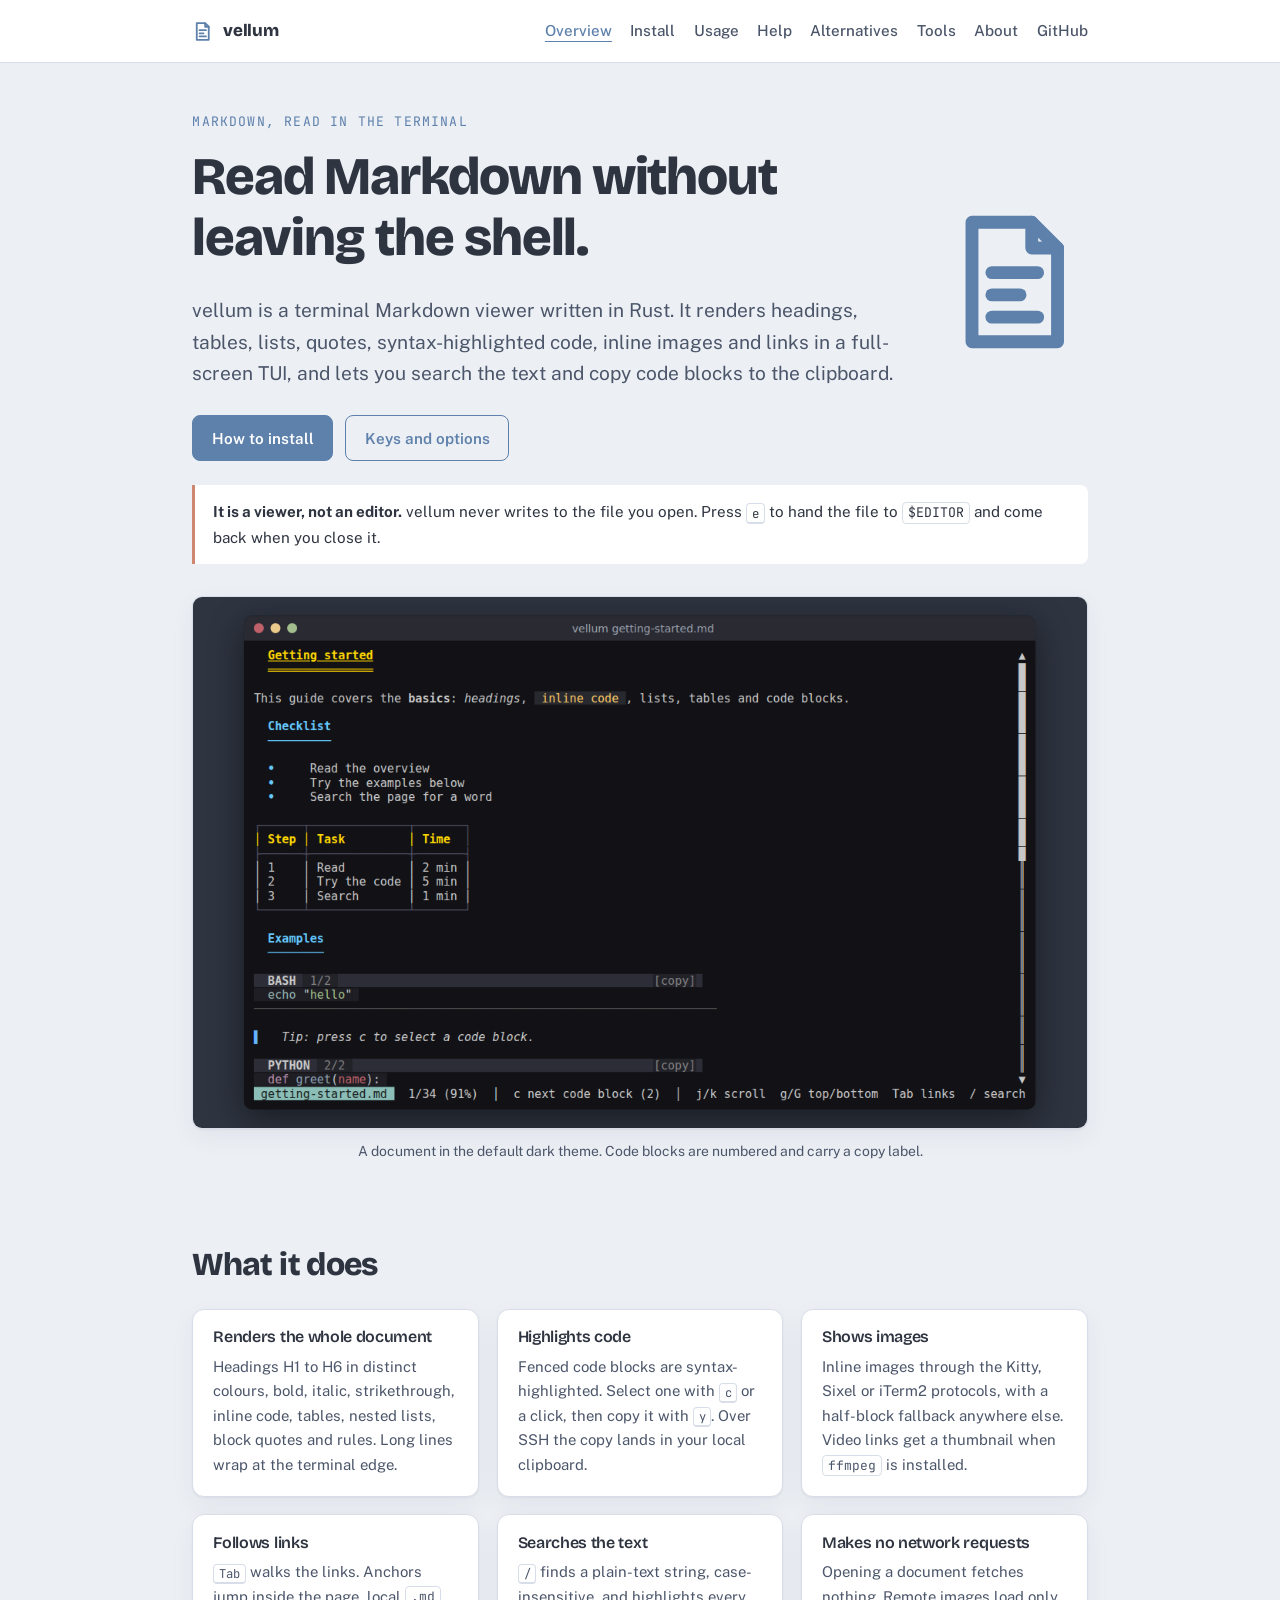
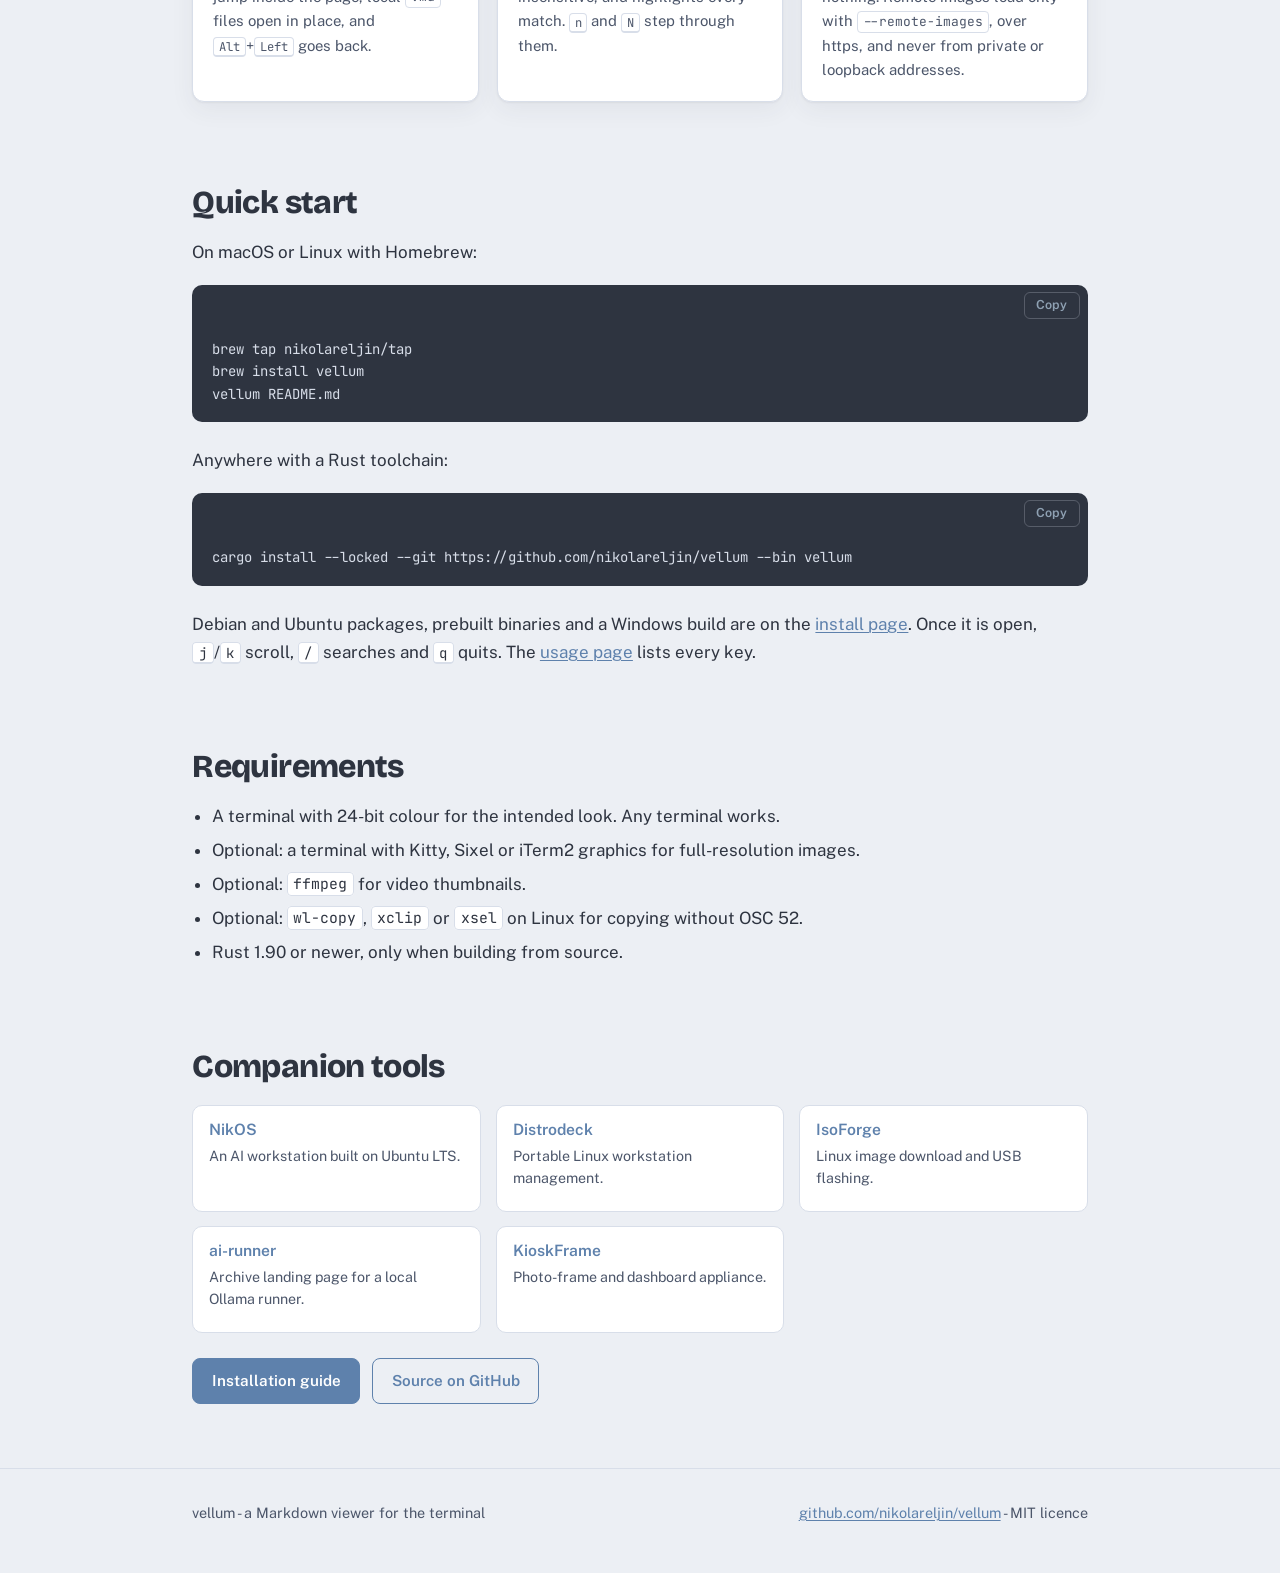
<file: site/index.html>
<!DOCTYPE html>
<html lang="en">
<head>
<meta charset="UTF-8">
<meta name="viewport" content="width=device-width, initial-scale=1.0">
<title>vellum - a Markdown viewer for the terminal</title>
<!-- seo -->
<meta name="description" content="vellum renders Markdown in the terminal: syntax-highlighted code you can copy, tables, inline images, links and search, in a full-screen TUI.">
<meta name="keywords" content="Markdown reader, terminal Markdown, README viewer, open source, vellum, Markdown viewer, terminal, TUI, Rust, CLI">
<meta name="author" content="Nik Reljin">
<link rel="canonical" href="https://nikolareljin.github.io/vellum/">
<meta property="og:site_name" content="vellum">
<meta property="og:type" content="website">
<meta property="og:title" content="vellum - a Markdown viewer for the terminal">
<meta property="og:description" content="vellum renders Markdown in the terminal: syntax-highlighted code you can copy, tables, inline images, links and search, in a full-screen TUI.">
<meta property="og:url" content="https://nikolareljin.github.io/vellum/">
<meta property="og:image" content="https://nikolareljin.github.io/vellum/assets/og-image.png">
<meta property="og:image:width" content="1200">
<meta property="og:image:height" content="630">
<meta property="og:image:alt" content="vellum in a terminal, showing a Markdown document with a selected code block">
<meta name="twitter:card" content="summary_large_image">
<meta name="twitter:title" content="vellum - a Markdown viewer for the terminal">
<meta name="twitter:description" content="vellum renders Markdown in the terminal: syntax-highlighted code you can copy, tables, inline images, links and search, in a full-screen TUI.">
<meta name="twitter:image" content="https://nikolareljin.github.io/vellum/assets/og-image.png">
<meta name="twitter:image:alt" content="vellum in a terminal, showing a Markdown document with a selected code block">
<script type="application/ld+json">{"@context":"https://schema.org","@type":"SoftwareApplication","name":"vellum","url":"https://nikolareljin.github.io/vellum/","applicationCategory":"DeveloperApplication","operatingSystem":"Linux, macOS","author":{"@type":"Person","name":"Nik Reljin"},"description":"vellum renders Markdown in the terminal: syntax-highlighted code you can copy, tables, inline images, links and search, in a full-screen TUI.","license":"https://opensource.org/licenses/MIT","downloadUrl":"https://github.com/nikolareljin/vellum/releases","codeRepository":"https://github.com/nikolareljin/vellum","image":"https://nikolareljin.github.io/vellum/assets/og-image.png","offers":{"@type":"Offer","price":"0","priceCurrency":"USD"},"keywords":"vellum, Markdown viewer, terminal, TUI, Rust, CLI, Markdown reader, terminal Markdown, README viewer, open source"}</script>
<!-- /seo -->
<link rel="icon" href="assets/menu-icon.svg">
<link rel="preconnect" href="https://fonts.googleapis.com">
<link rel="preconnect" href="https://fonts.gstatic.com" crossorigin>
<link href="https://fonts.googleapis.com/css2?family=Bricolage+Grotesque:opsz,wght@12..96,600;12..96,800&family=JetBrains+Mono:wght@400;700&family=Public+Sans:wght@400;500;600&display=swap" rel="stylesheet">
<link rel="stylesheet" href="style.css">
</head>
<body>
<a class="skip" href="#main">Skip to content</a>

<header class="site">
  <div class="wrap">
    <a class="brand" href="index.html"><img src="assets/menu-icon.svg" alt=""> vellum</a>
    <nav class="site">
      <a href="index.html" aria-current="page">Overview</a>
      <a href="install.html">Install</a>
      <a href="usage.html">Usage</a>
      <a href="help.html">Help</a>
      <a href="alternatives.html">Alternatives</a>
      <a href="about.html#tool-suite">Tools</a>
      <a href="about.html">About</a>
      <a href="https://github.com/nikolareljin/vellum">GitHub</a>
    </nav>
  </div>
</header>

<main id="main">
<div class="wrap">

  <div class="hero">
    <div class="hero-text">
      <p class="tagline">Markdown, read in the terminal</p>
      <h1>Read Markdown without leaving the shell.</h1>
      <p class="lede">vellum is a terminal Markdown viewer written in Rust. It renders headings, tables,
      lists, quotes, syntax-highlighted code, inline images and links in a full-screen TUI, and lets you
      search the text and copy code blocks to the clipboard.</p>
      <div class="actions">
        <a class="btn btn-primary" href="install.html">How to install</a>
        <a class="btn btn-ghost" href="usage.html">Keys and options</a>
      </div>
    </div>
    <div class="hero-mark"><img src="assets/menu-icon.svg" alt="vellum logo: a page with a folded corner"></div>
  </div>

  <div class="note">
    <strong>It is a viewer, not an editor.</strong> vellum never writes to the file you open.
    Press <kbd>e</kbd> to hand the file to <code>$EDITOR</code> and come back when you close it.
  </div>

  <figure>
    <img src="assets/screenshot-doc.png" width="1160" height="690" loading="lazy"
         alt="vellum showing a Markdown document in a terminal: coloured headings, a bulleted list, a table, a quote and code blocks with numbered headers and copy labels, and a status bar listing the keys.">
    <figcaption>A document in the default dark theme. Code blocks are numbered and carry a copy label.</figcaption>
  </figure>

  <h2>What it does</h2>

  <div class="cards">
    <div class="card">
      <h3>Renders the whole document</h3>
      <p>Headings H1 to H6 in distinct colours, bold, italic, strikethrough, inline code, tables,
      nested lists, block quotes and rules. Long lines wrap at the terminal edge.</p>
    </div>
    <div class="card">
      <h3>Highlights code</h3>
      <p>Fenced code blocks are syntax-highlighted. Select one with <kbd>c</kbd> or a click, then copy it
      with <kbd>y</kbd>. Over SSH the copy lands in your local clipboard.</p>
    </div>
    <div class="card">
      <h3>Shows images</h3>
      <p>Inline images through the Kitty, Sixel or iTerm2 protocols, with a half-block fallback anywhere
      else. Video links get a thumbnail when <code>ffmpeg</code> is installed.</p>
    </div>
    <div class="card">
      <h3>Follows links</h3>
      <p><kbd>Tab</kbd> walks the links. Anchors jump inside the page, local <code>.md</code> files open
      in place, and <kbd>Alt</kbd>+<kbd>Left</kbd> goes back.</p>
    </div>
    <div class="card">
      <h3>Searches the text</h3>
      <p><kbd>/</kbd> finds a plain-text string, case-insensitive, and highlights every match.
      <kbd>n</kbd> and <kbd>N</kbd> step through them.</p>
    </div>
    <div class="card">
      <h3>Makes no network requests</h3>
      <p>Opening a document fetches nothing. Remote images load only with <code>--remote-images</code>,
      over https, and never from private or loopback addresses.</p>
    </div>
  </div>

  <h2>Quick start</h2>

  <p>On macOS or Linux with Homebrew:</p>

<pre><code>brew tap nikolareljin/tap
brew install vellum
vellum README.md</code></pre>

  <p>Anywhere with a Rust toolchain:</p>

<pre><code>cargo install --locked --git https://github.com/nikolareljin/vellum --bin vellum</code></pre>

  <p>Debian and Ubuntu packages, prebuilt binaries and a Windows build are on the
  <a href="install.html">install page</a>. Once it is open, <kbd>j</kbd>/<kbd>k</kbd> scroll,
  <kbd>/</kbd> searches and <kbd>q</kbd> quits. The <a href="usage.html">usage page</a> lists every key.</p>

  <h2>Requirements</h2>

  <ul class="tight">
    <li>A terminal with 24-bit colour for the intended look. Any terminal works.</li>
    <li>Optional: a terminal with Kitty, Sixel or iTerm2 graphics for full-resolution images.</li>
    <li>Optional: <code>ffmpeg</code> for video thumbnails.</li>
    <li>Optional: <code>wl-copy</code>, <code>xclip</code> or <code>xsel</code> on Linux for copying
    without OSC 52.</li>
    <li>Rust 1.90 or newer, only when building from source.</li>
  </ul>

  <section id="tool-suite"><h2>Companion tools</h2><div class="repo-grid"><div class="repo"><h3 class="h4"><a href="https://nikolareljin.github.io/nikos/">NikOS</a></h3><p>An AI workstation built on Ubuntu LTS.</p></div><div class="repo"><h3 class="h4"><a href="https://nikolareljin.github.io/distrodeck/">Distrodeck</a></h3><p>Portable Linux workstation management.</p></div><div class="repo"><h3 class="h4"><a href="https://nikolareljin.github.io/iso-forge/">IsoForge</a></h3><p>Linux image download and USB flashing.</p></div><div class="repo"><h3 class="h4"><a href="https://nikolareljin.github.io/ai-runner/">ai-runner</a></h3><p>Archive landing page for a local Ollama runner.</p></div><div class="repo"><h3 class="h4"><a href="https://nikolareljin.github.io/kiosk-frame/">KioskFrame</a></h3><p>Photo-frame and dashboard appliance.</p></div></div></section>

  <div class="actions">
    <a class="btn btn-primary" href="install.html">Installation guide</a>
    <a class="btn btn-ghost" href="https://github.com/nikolareljin/vellum">Source on GitHub</a>
  </div>

</div>
</main>

<footer class="site">
  <div class="wrap">
    <span>vellum - a Markdown viewer for the terminal</span>
    <span><a href="https://github.com/nikolareljin/vellum">github.com/nikolareljin/vellum</a> - MIT licence</span>
  </div>
</footer>

<script src="copy.js" defer></script>
</body>
</html>
</file>
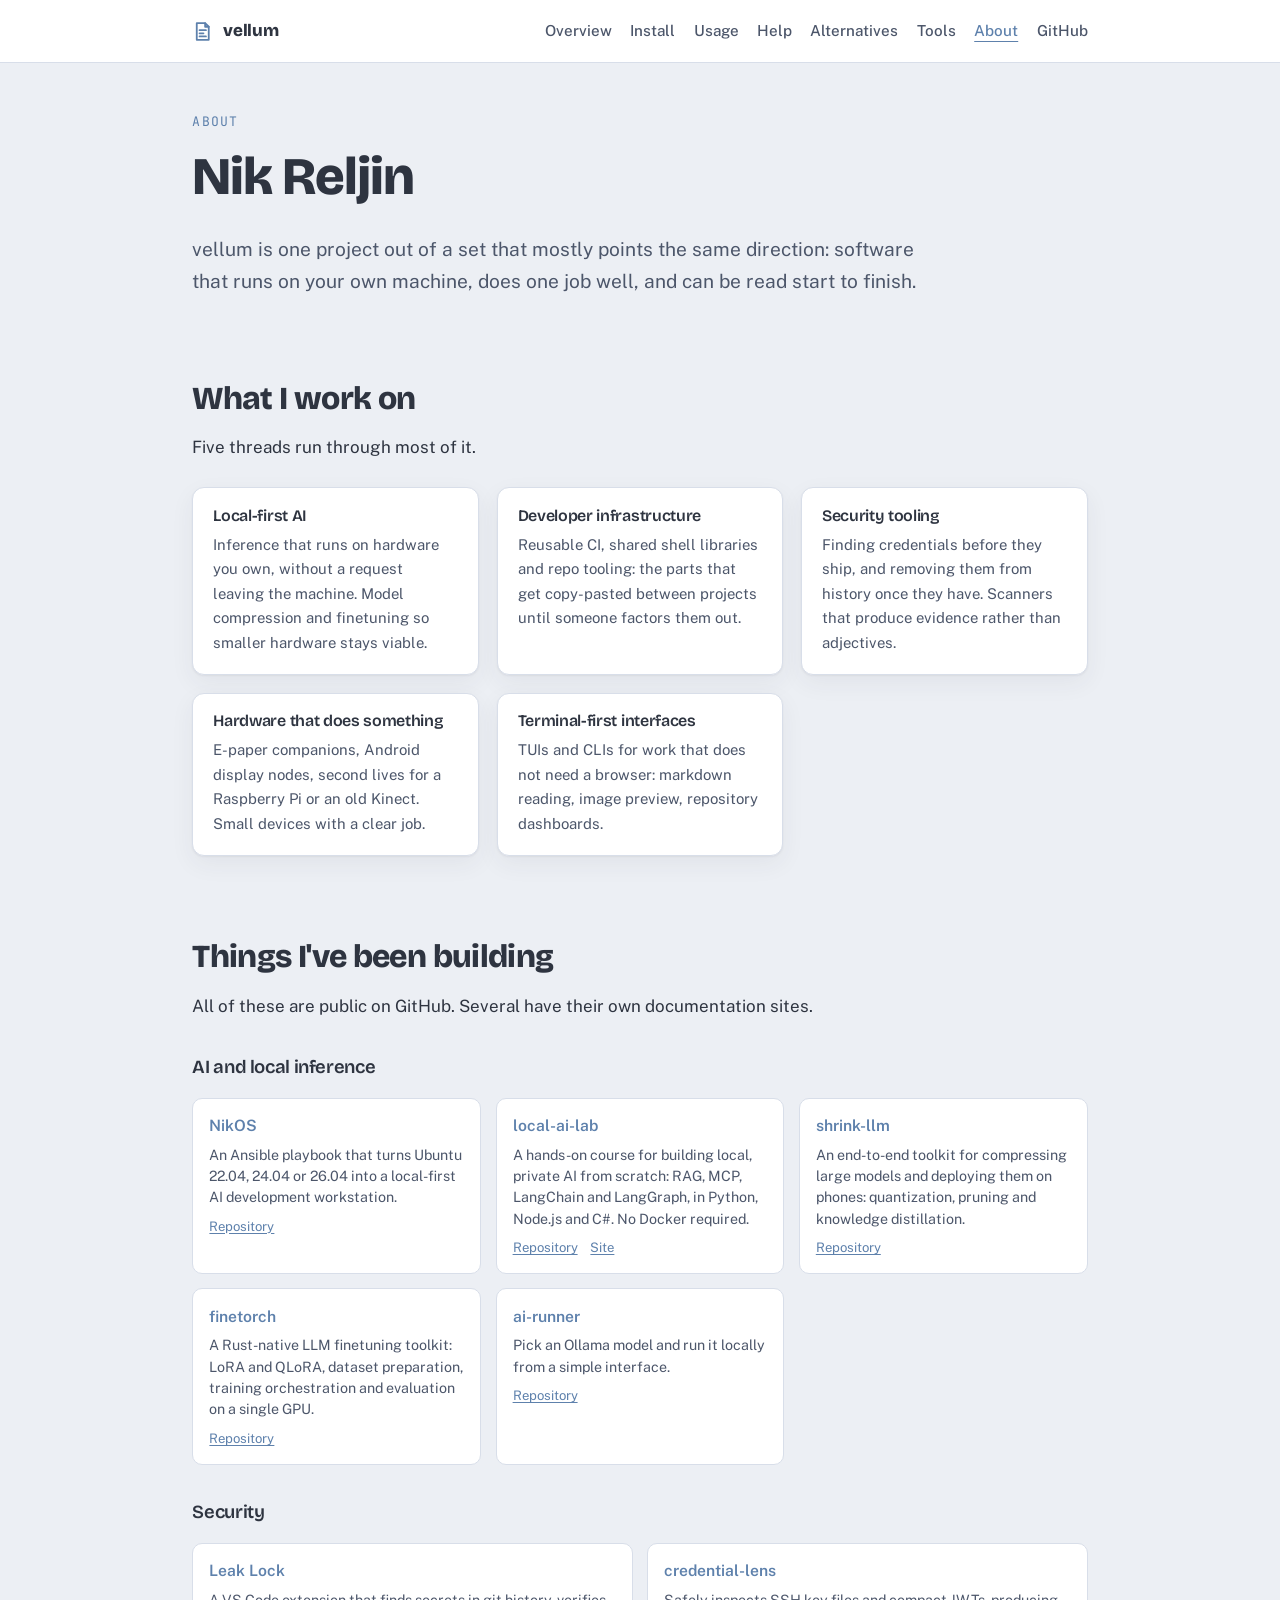
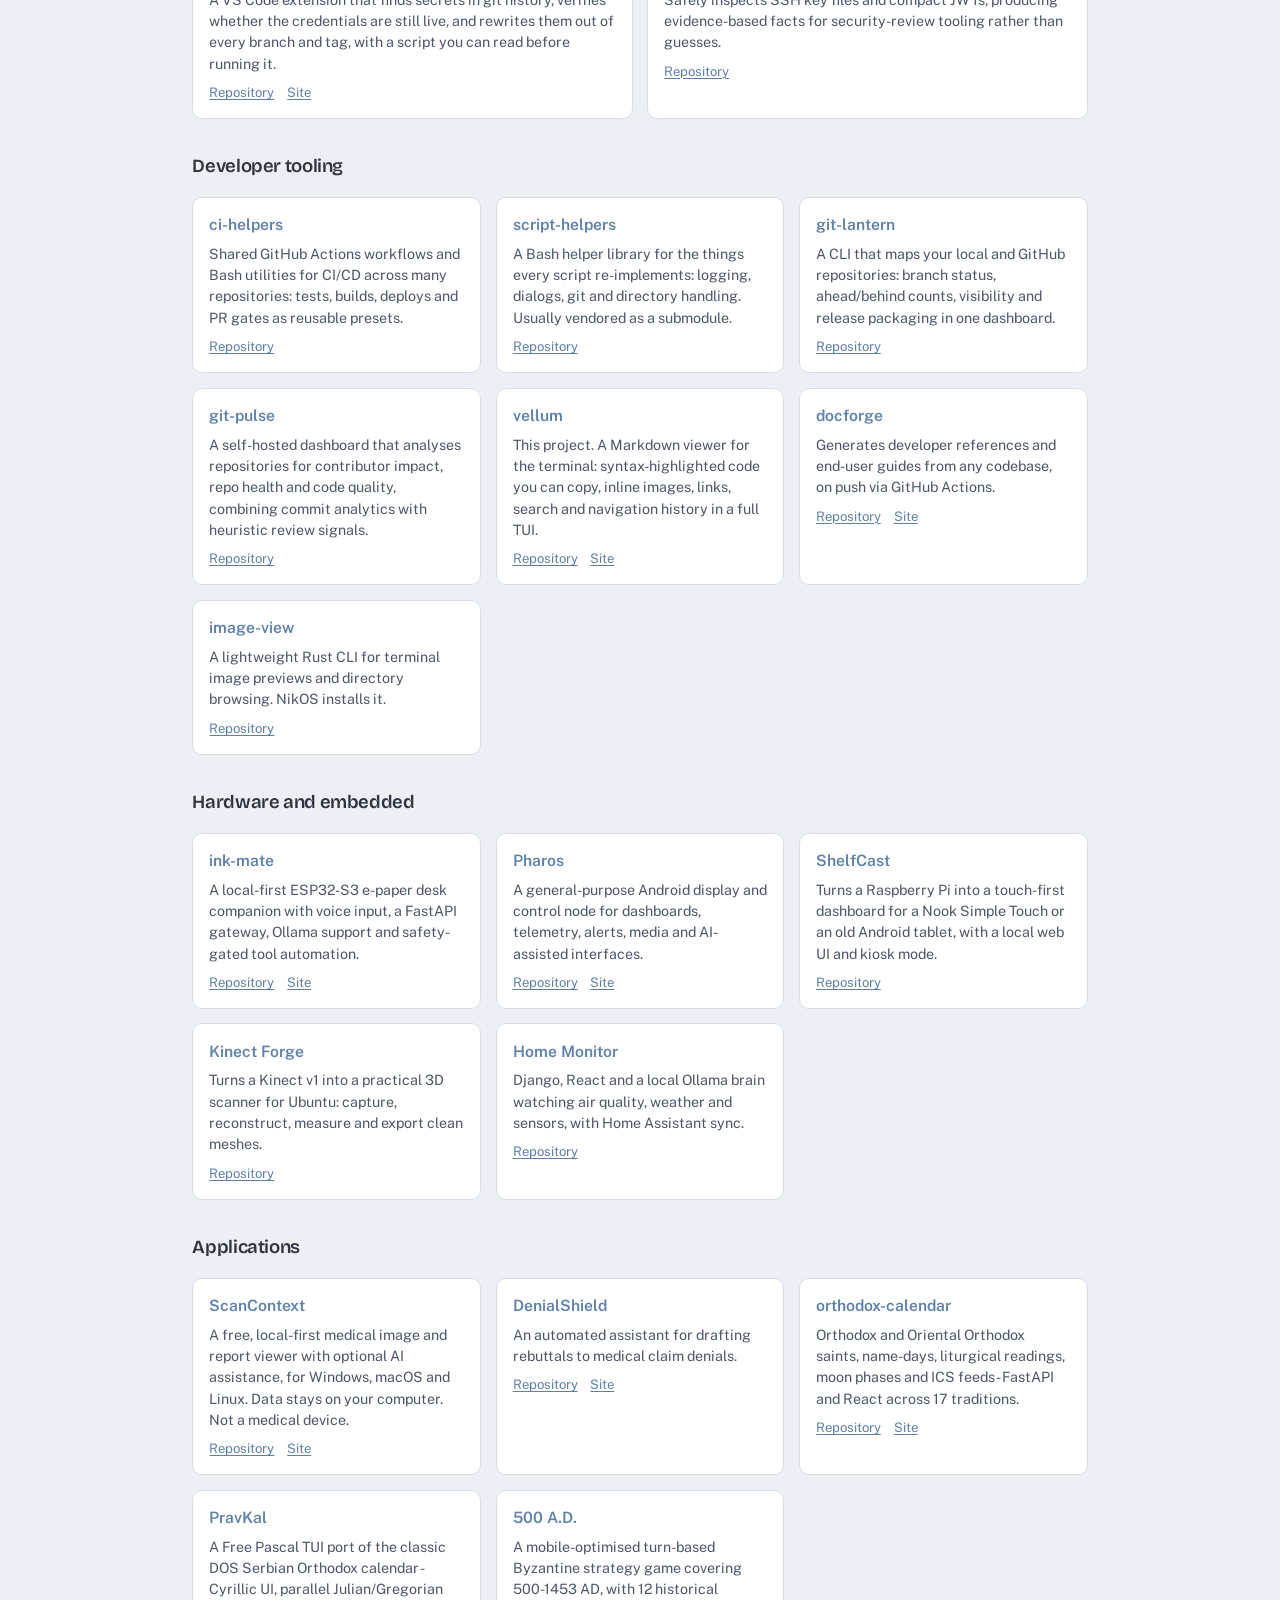
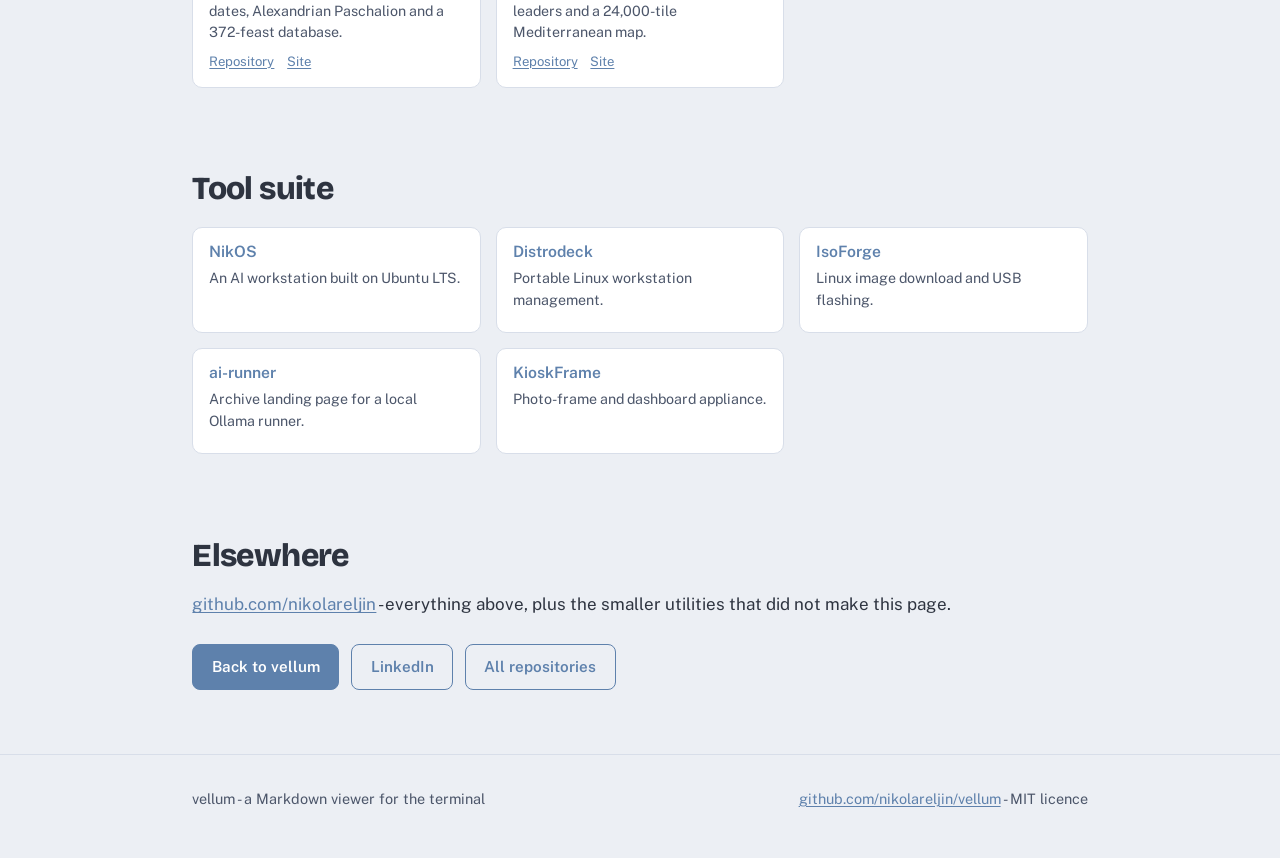
<file: site/about.html>
<!DOCTYPE html>
<html lang="en">
<head>
<meta charset="UTF-8">
<meta name="viewport" content="width=device-width, initial-scale=1.0">
<title>About - Nik Reljin</title>
<!-- seo -->
<meta name="description" content="Nik Reljin builds local-first tools, developer infrastructure and terminal software. vellum is one of them; here are the others.">
<meta name="keywords" content="about, Nik Reljin, vellum, Markdown viewer, terminal, TUI, Rust, CLI">
<meta name="author" content="Nik Reljin">
<link rel="canonical" href="https://nikolareljin.github.io/vellum/about.html">
<meta property="og:site_name" content="vellum">
<meta property="og:type" content="article">
<meta property="og:title" content="About - Nik Reljin">
<meta property="og:description" content="Nik Reljin builds local-first tools, developer infrastructure and terminal software. vellum is one of them; here are the others.">
<meta property="og:url" content="https://nikolareljin.github.io/vellum/about.html">
<meta property="og:image" content="https://nikolareljin.github.io/vellum/assets/og-image.png">
<meta property="og:image:width" content="1200">
<meta property="og:image:height" content="630">
<meta property="og:image:alt" content="vellum in a terminal, showing a Markdown document with a selected code block">
<meta name="twitter:card" content="summary_large_image">
<meta name="twitter:title" content="About - Nik Reljin">
<meta name="twitter:description" content="Nik Reljin builds local-first tools, developer infrastructure and terminal software. vellum is one of them; here are the others.">
<meta name="twitter:image" content="https://nikolareljin.github.io/vellum/assets/og-image.png">
<meta name="twitter:image:alt" content="vellum in a terminal, showing a Markdown document with a selected code block">
<script type="application/ld+json">{"@context":"https://schema.org","@type":"WebPage","name":"About - Nik Reljin","url":"https://nikolareljin.github.io/vellum/about.html","description":"Nik Reljin builds local-first tools, developer infrastructure and terminal software. vellum is one of them; here are the others.","about":{"@type":"SoftwareApplication","name":"vellum","url":"https://nikolareljin.github.io/vellum/","applicationCategory":"DeveloperApplication","operatingSystem":"Linux, macOS","author":{"@type":"Person","name":"Nik Reljin"}}}</script>
<!-- /seo -->
<link rel="icon" href="assets/menu-icon.svg">
<link rel="preconnect" href="https://fonts.googleapis.com">
<link rel="preconnect" href="https://fonts.gstatic.com" crossorigin>
<link href="https://fonts.googleapis.com/css2?family=Bricolage+Grotesque:opsz,wght@12..96,600;12..96,800&family=JetBrains+Mono:wght@400;700&family=Public+Sans:wght@400;500;600&display=swap" rel="stylesheet">
<link rel="stylesheet" href="style.css">
</head>
<body>
<a class="skip" href="#main">Skip to content</a>

<header class="site">
  <div class="wrap">
    <a class="brand" href="index.html"><img src="assets/menu-icon.svg" alt=""> vellum</a>
    <nav class="site">
      <a href="index.html">Overview</a>
      <a href="install.html">Install</a>
      <a href="usage.html">Usage</a>
      <a href="help.html">Help</a>
      <a href="alternatives.html">Alternatives</a>
      <a href="about.html#tool-suite">Tools</a>
      <a href="about.html" aria-current="page">About</a>
      <a href="https://github.com/nikolareljin/vellum">GitHub</a>
    </nav>
  </div>
</header>

<main id="main">
<div class="wrap">

  <p class="tagline">About</p>
  <h1>Nik Reljin</h1>
  <p class="lede">vellum is one project out of a set that mostly points the same direction: software that
  runs on your own machine, does one job well, and can be read start to finish.</p>

  <h2>What I work on</h2>

  <p>Five threads run through most of it.</p>

  <div class="cards">
    <div class="card">
      <h3>Local-first AI</h3>
      <p>Inference that runs on hardware you own, without a request leaving the machine. Model
      compression and finetuning so smaller hardware stays viable.</p>
    </div>
    <div class="card">
      <h3>Developer infrastructure</h3>
      <p>Reusable CI, shared shell libraries and repo tooling: the parts that get copy-pasted between
      projects until someone factors them out.</p>
    </div>
    <div class="card">
      <h3>Security tooling</h3>
      <p>Finding credentials before they ship, and removing them from history once they have. Scanners
      that produce evidence rather than adjectives.</p>
    </div>
    <div class="card">
      <h3>Hardware that does something</h3>
      <p>E-paper companions, Android display nodes, second lives for a Raspberry Pi or an old Kinect.
      Small devices with a clear job.</p>
    </div>
    <div class="card">
      <h3>Terminal-first interfaces</h3>
      <p>TUIs and CLIs for work that does not need a browser: markdown reading, image preview, repository
      dashboards.</p>
    </div>
  </div>

  <h2>Things I've been building</h2>

  <p>All of these are public on GitHub. Several have their own documentation sites.</p>

  <h3 id="ai-and-local-inference">AI and local inference</h3>
  <div class="repo-grid">
    <div class="repo">
      <h4><a href="https://github.com/nikolareljin/nikos">NikOS</a></h4>
      <p>An Ansible playbook that turns Ubuntu 22.04, 24.04 or 26.04 into a local-first AI development
      workstation.</p>
      <div class="links"><a href="https://github.com/nikolareljin/nikos">Repository</a></div>
    </div>
    <div class="repo">
      <h4><a href="https://github.com/nikolareljin/local-ai-lab">local-ai-lab</a></h4>
      <p>A hands-on course for building local, private AI from scratch: RAG, MCP, LangChain and LangGraph,
      in Python, Node.js and C#. No Docker required.</p>
      <div class="links"><a href="https://github.com/nikolareljin/local-ai-lab">Repository</a> <a href="https://nikolareljin.github.io/local-ai-lab/">Site</a></div>
    </div>
    <div class="repo">
      <h4><a href="https://github.com/nikolareljin/shrink-llm">shrink-llm</a></h4>
      <p>An end-to-end toolkit for compressing large models and deploying them on phones: quantization,
      pruning and knowledge distillation.</p>
      <div class="links"><a href="https://github.com/nikolareljin/shrink-llm">Repository</a></div>
    </div>
    <div class="repo">
      <h4><a href="https://github.com/nikolareljin/finetorch">finetorch</a></h4>
      <p>A Rust-native LLM finetuning toolkit: LoRA and QLoRA, dataset preparation, training orchestration
      and evaluation on a single GPU.</p>
      <div class="links"><a href="https://github.com/nikolareljin/finetorch">Repository</a></div>
    </div>
    <div class="repo">
      <h4><a href="https://github.com/nikolareljin/ai-runner">ai-runner</a></h4>
      <p>Pick an Ollama model and run it locally from a simple interface.</p>
      <div class="links"><a href="https://github.com/nikolareljin/ai-runner">Repository</a></div>
    </div>
  </div>

  <h3 id="security">Security</h3>
  <div class="repo-grid">
    <div class="repo">
      <h4><a href="https://github.com/nikolareljin/leak-lock">Leak Lock</a></h4>
      <p>A VS Code extension that finds secrets in git history, verifies whether the credentials are still
      live, and rewrites them out of every branch and tag, with a script you can read before running it.</p>
      <div class="links"><a href="https://github.com/nikolareljin/leak-lock">Repository</a> <a href="https://nikolareljin.github.io/leak-lock/">Site</a></div>
    </div>
    <div class="repo">
      <h4><a href="https://github.com/nikolareljin/credential-lens">credential-lens</a></h4>
      <p>Safely inspects SSH key files and compact JWTs, producing evidence-based facts for security-review
      tooling rather than guesses.</p>
      <div class="links"><a href="https://github.com/nikolareljin/credential-lens">Repository</a></div>
    </div>
  </div>

  <h3 id="developer-tooling">Developer tooling</h3>
  <div class="repo-grid">
    <div class="repo">
      <h4><a href="https://github.com/nikolareljin/ci-helpers">ci-helpers</a></h4>
      <p>Shared GitHub Actions workflows and Bash utilities for CI/CD across many repositories: tests,
      builds, deploys and PR gates as reusable presets.</p>
      <div class="links"><a href="https://github.com/nikolareljin/ci-helpers">Repository</a></div>
    </div>
    <div class="repo">
      <h4><a href="https://github.com/nikolareljin/script-helpers">script-helpers</a></h4>
      <p>A Bash helper library for the things every script re-implements: logging, dialogs, git and
      directory handling. Usually vendored as a submodule.</p>
      <div class="links"><a href="https://github.com/nikolareljin/script-helpers">Repository</a></div>
    </div>
    <div class="repo">
      <h4><a href="https://github.com/nikolareljin/git-lantern">git-lantern</a></h4>
      <p>A CLI that maps your local and GitHub repositories: branch status, ahead/behind counts, visibility
      and release packaging in one dashboard.</p>
      <div class="links"><a href="https://github.com/nikolareljin/git-lantern">Repository</a></div>
    </div>
    <div class="repo">
      <h4><a href="https://github.com/nikolareljin/git-pulse">git-pulse</a></h4>
      <p>A self-hosted dashboard that analyses repositories for contributor impact, repo health and code
      quality, combining commit analytics with heuristic review signals.</p>
      <div class="links"><a href="https://github.com/nikolareljin/git-pulse">Repository</a></div>
    </div>
    <div class="repo">
      <h4><a href="https://github.com/nikolareljin/vellum">vellum</a></h4>
      <p>This project. A Markdown viewer for the terminal: syntax-highlighted code you can copy, inline
      images, links, search and navigation history in a full TUI.</p>
      <div class="links"><a href="https://github.com/nikolareljin/vellum">Repository</a> <a href="https://nikolareljin.github.io/vellum/">Site</a></div>
    </div>
    <div class="repo">
      <h4><a href="https://github.com/nikolareljin/docforge">docforge</a></h4>
      <p>Generates developer references and end-user guides from any codebase, on push via GitHub Actions.
      </p>
      <div class="links"><a href="https://github.com/nikolareljin/docforge">Repository</a> <a href="https://nikolareljin.github.io/docforge/">Site</a></div>
    </div>
    <div class="repo">
      <h4><a href="https://github.com/nikolareljin/image-view">image-view</a></h4>
      <p>A lightweight Rust CLI for terminal image previews and directory browsing. NikOS installs it.</p>
      <div class="links"><a href="https://github.com/nikolareljin/image-view">Repository</a></div>
    </div>
  </div>

  <h3 id="hardware-and-embedded">Hardware and embedded</h3>
  <div class="repo-grid">
    <div class="repo">
      <h4><a href="https://github.com/nikolareljin/ink-mate">ink-mate</a></h4>
      <p>A local-first ESP32-S3 e-paper desk companion with voice input, a FastAPI gateway, Ollama support
      and safety-gated tool automation.</p>
      <div class="links"><a href="https://github.com/nikolareljin/ink-mate">Repository</a> <a href="https://nikolareljin.github.io/ink-mate/">Site</a></div>
    </div>
    <div class="repo">
      <h4><a href="https://github.com/nikolareljin/pharos">Pharos</a></h4>
      <p>A general-purpose Android display and control node for dashboards, telemetry, alerts, media and
      AI-assisted interfaces.</p>
      <div class="links"><a href="https://github.com/nikolareljin/pharos">Repository</a> <a href="https://nikolareljin.github.io/pharos/">Site</a></div>
    </div>
    <div class="repo">
      <h4><a href="https://github.com/nikolareljin/ShelfCast">ShelfCast</a></h4>
      <p>Turns a Raspberry Pi into a touch-first dashboard for a Nook Simple Touch or an old Android tablet,
      with a local web UI and kiosk mode.</p>
      <div class="links"><a href="https://github.com/nikolareljin/ShelfCast">Repository</a></div>
    </div>
    <div class="repo">
      <h4><a href="https://github.com/nikolareljin/kinect-forge">Kinect Forge</a></h4>
      <p>Turns a Kinect v1 into a practical 3D scanner for Ubuntu: capture, reconstruct, measure and export
      clean meshes.</p>
      <div class="links"><a href="https://github.com/nikolareljin/kinect-forge">Repository</a></div>
    </div>
    <div class="repo">
      <h4><a href="https://github.com/nikolareljin/home-monitor">Home Monitor</a></h4>
      <p>Django, React and a local Ollama brain watching air quality, weather and sensors, with Home
      Assistant sync.</p>
      <div class="links"><a href="https://github.com/nikolareljin/home-monitor">Repository</a></div>
    </div>
  </div>

  <h3 id="applications">Applications</h3>
  <div class="repo-grid">
    <div class="repo">
      <h4><a href="https://github.com/nikolareljin/scancontext">ScanContext</a></h4>
      <p>A free, local-first medical image and report viewer with optional AI assistance, for Windows, macOS
      and Linux. Data stays on your computer. Not a medical device.</p>
      <div class="links"><a href="https://github.com/nikolareljin/scancontext">Repository</a> <a href="https://nikolareljin.github.io/scancontext/">Site</a></div>
    </div>
    <div class="repo">
      <h4><a href="https://github.com/nikolareljin/denial-shield">DenialShield</a></h4>
      <p>An automated assistant for drafting rebuttals to medical claim denials.</p>
      <div class="links"><a href="https://github.com/nikolareljin/denial-shield">Repository</a> <a href="https://nikolareljin.github.io/denial-shield/">Site</a></div>
    </div>
    <div class="repo">
      <h4><a href="https://github.com/nikolareljin/orthodox-calendar">orthodox-calendar</a></h4>
      <p>Orthodox and Oriental Orthodox saints, name-days, liturgical readings, moon phases and ICS feeds -
      FastAPI and React across 17 traditions.</p>
      <div class="links"><a href="https://github.com/nikolareljin/orthodox-calendar">Repository</a> <a href="https://nikolareljin.github.io/orthodox-calendar/">Site</a></div>
    </div>
    <div class="repo">
      <h4><a href="https://github.com/nikolareljin/PravKal">PravKal</a></h4>
      <p>A Free Pascal TUI port of the classic DOS Serbian Orthodox calendar - Cyrillic UI, parallel
      Julian/Gregorian dates, Alexandrian Paschalion and a 372-feast database.</p>
      <div class="links"><a href="https://github.com/nikolareljin/PravKal">Repository</a> <a href="https://nikolareljin.github.io/PravKal/">Site</a></div>
    </div>
    <div class="repo">
      <h4><a href="https://github.com/nikolareljin/500ad">500 A.D.</a></h4>
      <p>A mobile-optimised turn-based Byzantine strategy game covering 500-1453 AD, with 12 historical
      leaders and a 24,000-tile Mediterranean map.</p>
      <div class="links"><a href="https://github.com/nikolareljin/500ad">Repository</a> <a href="https://nikolareljin.github.io/500ad/">Site</a></div>
    </div>
  </div>

  <section id="tool-suite"><h2>Tool suite</h2><div class="repo-grid"><div class="repo"><h3 class="h4"><a href="https://nikolareljin.github.io/nikos/">NikOS</a></h3><p>An AI workstation built on Ubuntu LTS.</p></div><div class="repo"><h3 class="h4"><a href="https://nikolareljin.github.io/distrodeck/">Distrodeck</a></h3><p>Portable Linux workstation management.</p></div><div class="repo"><h3 class="h4"><a href="https://nikolareljin.github.io/iso-forge/">IsoForge</a></h3><p>Linux image download and USB flashing.</p></div><div class="repo"><h3 class="h4"><a href="https://nikolareljin.github.io/ai-runner/">ai-runner</a></h3><p>Archive landing page for a local Ollama runner.</p></div><div class="repo"><h3 class="h4"><a href="https://nikolareljin.github.io/kiosk-frame/">KioskFrame</a></h3><p>Photo-frame and dashboard appliance.</p></div></div></section>
  <h2>Elsewhere</h2>

  <p><a href="https://github.com/nikolareljin">github.com/nikolareljin</a> - everything above, plus the
  smaller utilities that did not make this page.</p>

  <div class="actions">
    <a class="btn btn-primary" href="index.html">Back to vellum</a>
    <a class="btn btn-ghost" href="https://www.linkedin.com/in/nikolareljin">LinkedIn</a>
    <a class="btn btn-ghost" href="https://github.com/nikolareljin">All repositories</a>
  </div>

</div>
</main>

<footer class="site">
  <div class="wrap">
    <span>vellum - a Markdown viewer for the terminal</span>
    <span><a href="https://github.com/nikolareljin/vellum">github.com/nikolareljin/vellum</a> - MIT licence</span>
  </div>
</footer>

<script src="copy.js" defer></script>
</body>
</html>
</file>
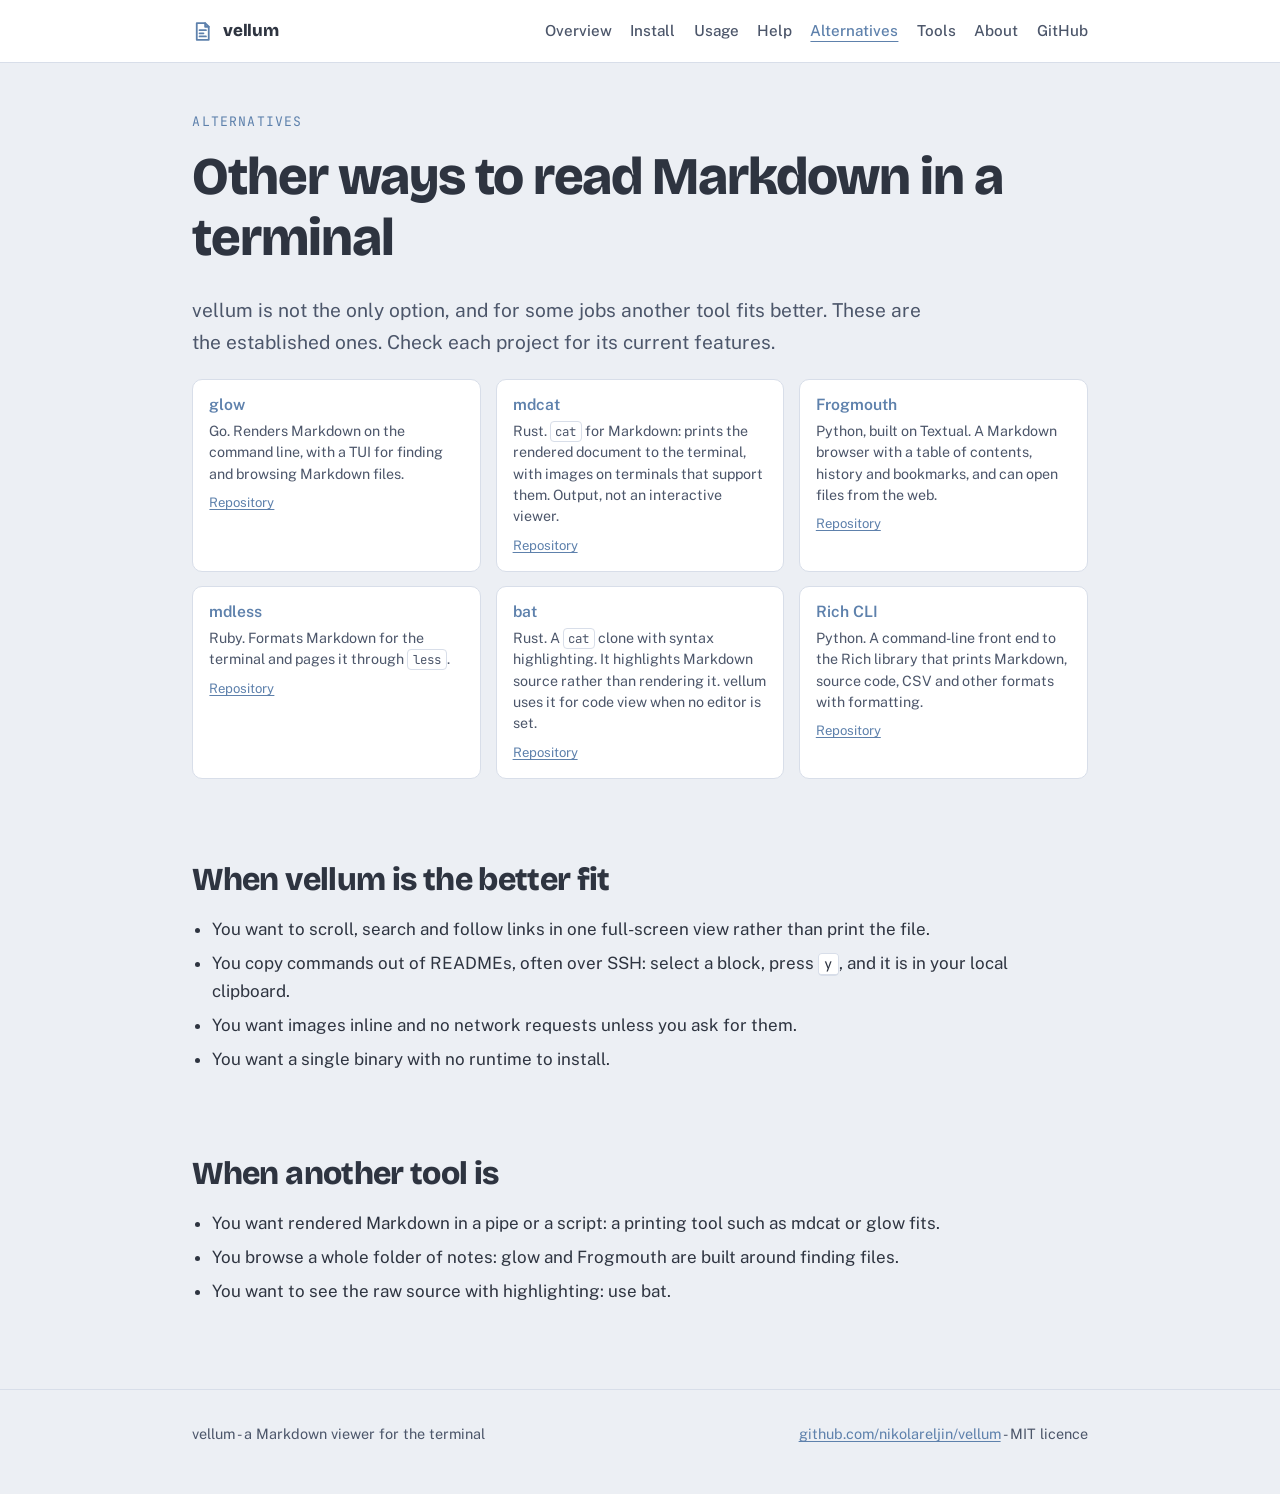
<file: site/alternatives.html>
<!DOCTYPE html>
<html lang="en">
<head>
<meta charset="UTF-8">
<meta name="viewport" content="width=device-width, initial-scale=1.0">
<title>Alternatives to vellum</title>
<!-- seo -->
<meta name="description" content="Other terminal Markdown tools, glow, mdcat, Frogmouth, mdless, bat and Rich CLI, and when each fits better than vellum.">
<meta name="keywords" content="glow, mdcat, Frogmouth, mdless, bat, Rich CLI, vellum, Markdown viewer, terminal, TUI, Rust, CLI">
<meta name="author" content="Nik Reljin">
<link rel="canonical" href="https://nikolareljin.github.io/vellum/alternatives.html">
<meta property="og:site_name" content="vellum">
<meta property="og:type" content="article">
<meta property="og:title" content="Alternatives to vellum">
<meta property="og:description" content="Other terminal Markdown tools, glow, mdcat, Frogmouth, mdless, bat and Rich CLI, and when each fits better than vellum.">
<meta property="og:url" content="https://nikolareljin.github.io/vellum/alternatives.html">
<meta property="og:image" content="https://nikolareljin.github.io/vellum/assets/og-image.png">
<meta property="og:image:width" content="1200">
<meta property="og:image:height" content="630">
<meta property="og:image:alt" content="vellum in a terminal, showing a Markdown document with a selected code block">
<meta name="twitter:card" content="summary_large_image">
<meta name="twitter:title" content="Alternatives to vellum">
<meta name="twitter:description" content="Other terminal Markdown tools, glow, mdcat, Frogmouth, mdless, bat and Rich CLI, and when each fits better than vellum.">
<meta name="twitter:image" content="https://nikolareljin.github.io/vellum/assets/og-image.png">
<meta name="twitter:image:alt" content="vellum in a terminal, showing a Markdown document with a selected code block">
<script type="application/ld+json">{"@context":"https://schema.org","@type":"WebPage","name":"Alternatives to vellum","url":"https://nikolareljin.github.io/vellum/alternatives.html","description":"Other terminal Markdown tools, glow, mdcat, Frogmouth, mdless, bat and Rich CLI, and when each fits better than vellum.","about":{"@type":"SoftwareApplication","name":"vellum","url":"https://nikolareljin.github.io/vellum/","applicationCategory":"DeveloperApplication","operatingSystem":"Linux, macOS","author":{"@type":"Person","name":"Nik Reljin"}}}</script>
<!-- /seo -->
<link rel="icon" href="assets/menu-icon.svg">
<link rel="preconnect" href="https://fonts.googleapis.com">
<link rel="preconnect" href="https://fonts.gstatic.com" crossorigin>
<link href="https://fonts.googleapis.com/css2?family=Bricolage+Grotesque:opsz,wght@12..96,600;12..96,800&family=JetBrains+Mono:wght@400;700&family=Public+Sans:wght@400;500;600&display=swap" rel="stylesheet">
<link rel="stylesheet" href="style.css">
</head>
<body>
<a class="skip" href="#main">Skip to content</a>

<header class="site">
  <div class="wrap">
    <a class="brand" href="index.html"><img src="assets/menu-icon.svg" alt=""> vellum</a>
    <nav class="site">
      <a href="index.html">Overview</a>
      <a href="install.html">Install</a>
      <a href="usage.html">Usage</a>
      <a href="help.html">Help</a>
      <a href="alternatives.html" aria-current="page">Alternatives</a>
      <a href="about.html#tool-suite">Tools</a>
      <a href="about.html">About</a>
      <a href="https://github.com/nikolareljin/vellum">GitHub</a>
    </nav>
  </div>
</header>

<main id="main">
<div class="wrap">

  <p class="tagline">Alternatives</p>
  <h1>Other ways to read Markdown in a terminal</h1>
  <p class="lede">vellum is not the only option, and for some jobs another tool fits better. These are
  the established ones. Check each project for its current features.</p>

  <div class="repo-grid">
    <div class="repo">
      <h2 class="h4"><a href="https://github.com/charmbracelet/glow">glow</a></h2>
      <p>Go. Renders Markdown on the command line, with a TUI for finding and browsing Markdown files.
     </p>
      <div class="links"><a href="https://github.com/charmbracelet/glow">Repository</a></div>
    </div>
    <div class="repo">
      <h2 class="h4"><a href="https://github.com/swsnr/mdcat">mdcat</a></h2>
      <p>Rust. <code>cat</code> for Markdown: prints the rendered document to the terminal, with images
      on terminals that support them. Output, not an interactive viewer.</p>
      <div class="links"><a href="https://github.com/swsnr/mdcat">Repository</a></div>
    </div>
    <div class="repo">
      <h2 class="h4"><a href="https://github.com/Textualize/frogmouth">Frogmouth</a></h2>
      <p>Python, built on Textual. A Markdown browser with a table of contents, history and bookmarks,
      and can open files from the web.</p>
      <div class="links"><a href="https://github.com/Textualize/frogmouth">Repository</a></div>
    </div>
    <div class="repo">
      <h2 class="h4"><a href="https://github.com/ttscoff/mdless">mdless</a></h2>
      <p>Ruby. Formats Markdown for the terminal and pages it through <code>less</code>.</p>
      <div class="links"><a href="https://github.com/ttscoff/mdless">Repository</a></div>
    </div>
    <div class="repo">
      <h2 class="h4"><a href="https://github.com/sharkdp/bat">bat</a></h2>
      <p>Rust. A <code>cat</code> clone with syntax highlighting. It highlights Markdown source rather than
      rendering it. vellum uses it for code view when no editor is set.</p>
      <div class="links"><a href="https://github.com/sharkdp/bat">Repository</a></div>
    </div>
    <div class="repo">
      <h2 class="h4"><a href="https://github.com/Textualize/rich-cli">Rich CLI</a></h2>
      <p>Python. A command-line front end to the Rich library that prints Markdown, source code, CSV and
      other formats with formatting.</p>
      <div class="links"><a href="https://github.com/Textualize/rich-cli">Repository</a></div>
    </div>
  </div>

  <h2>When vellum is the better fit</h2>

  <ul class="tight">
    <li>You want to scroll, search and follow links in one full-screen view rather than print the file.</li>
    <li>You copy commands out of READMEs, often over SSH: select a block, press <kbd>y</kbd>, and it is in
    your local clipboard.</li>
    <li>You want images inline and no network requests unless you ask for them.</li>
    <li>You want a single binary with no runtime to install.</li>
  </ul>

  <h2>When another tool is</h2>

  <ul class="tight">
    <li>You want rendered Markdown in a pipe or a script: a printing tool such as mdcat or glow fits.</li>
    <li>You browse a whole folder of notes: glow and Frogmouth are built around finding files.</li>
    <li>You want to see the raw source with highlighting: use bat.</li>
  </ul>

</div>
</main>

<footer class="site">
  <div class="wrap">
    <span>vellum - a Markdown viewer for the terminal</span>
    <span><a href="https://github.com/nikolareljin/vellum">github.com/nikolareljin/vellum</a> - MIT licence</span>
  </div>
</footer>

<script src="copy.js" defer></script>
</body>
</html>
</file>
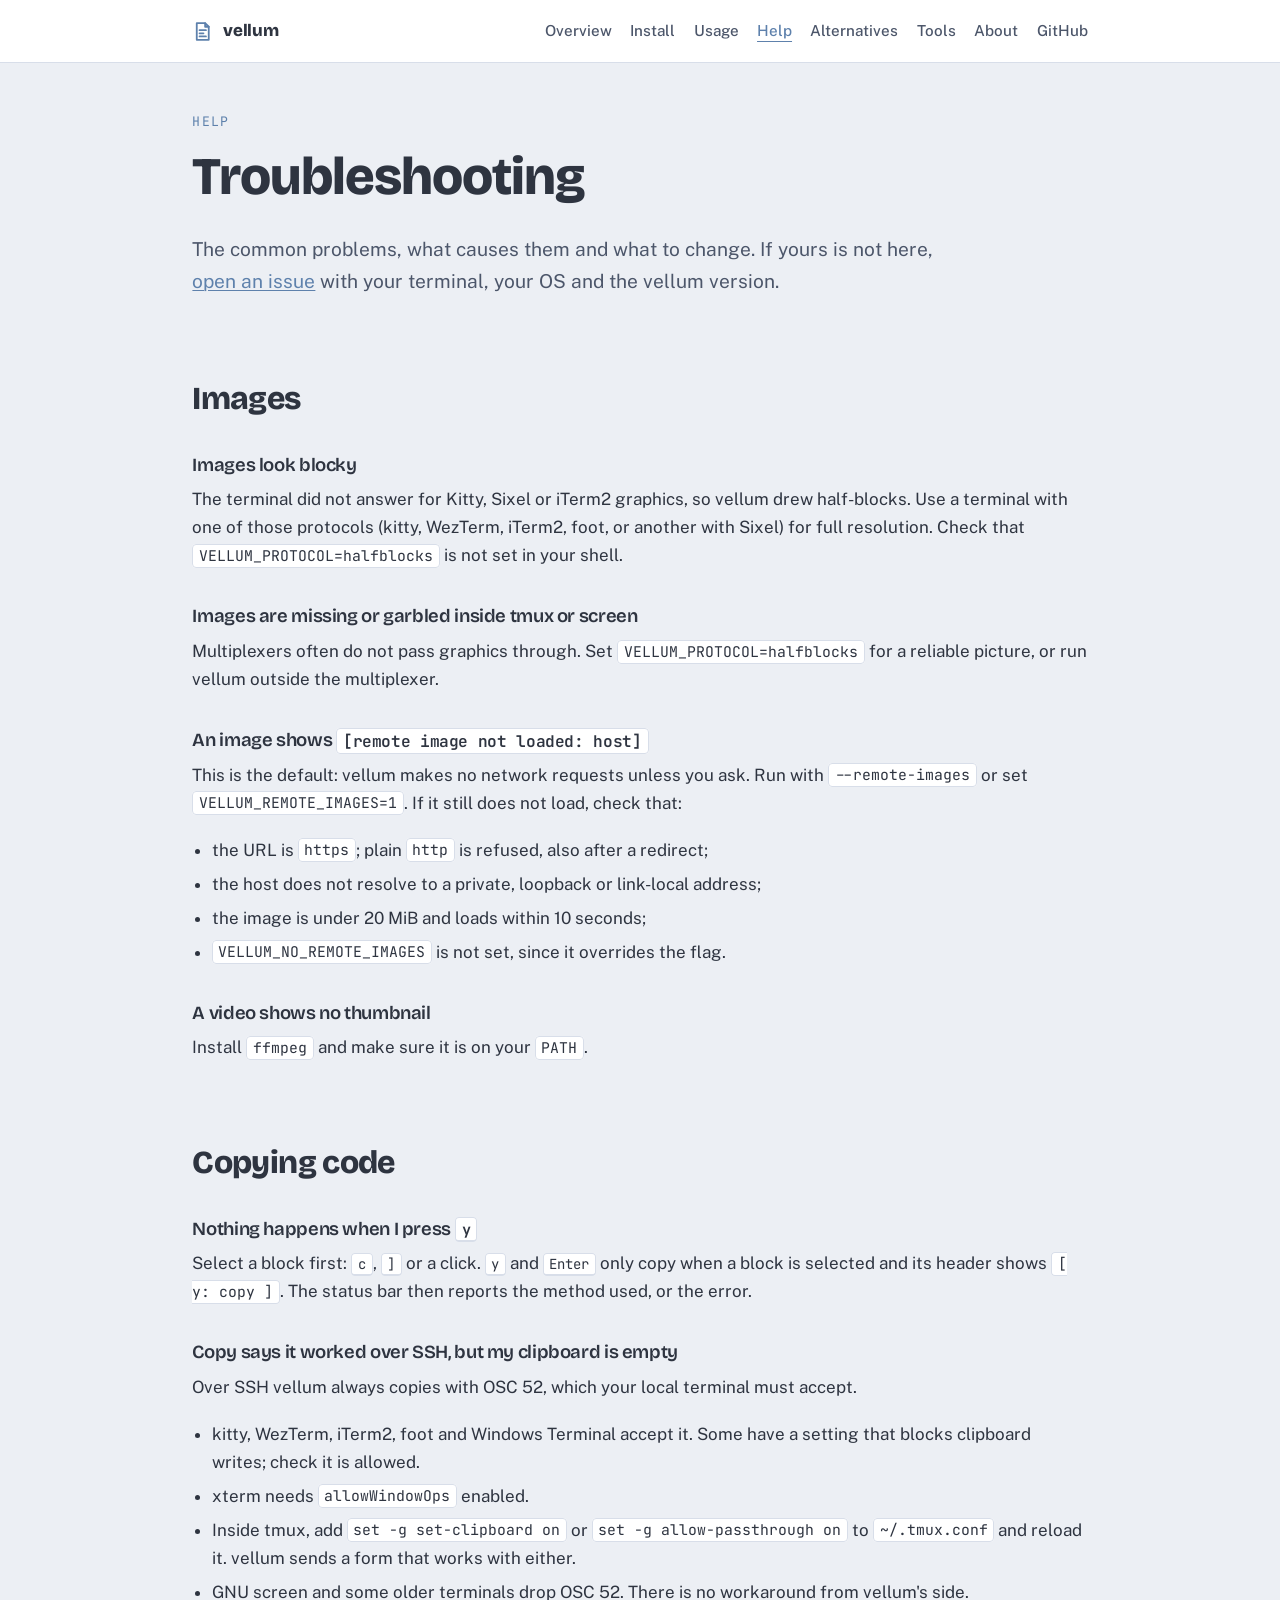
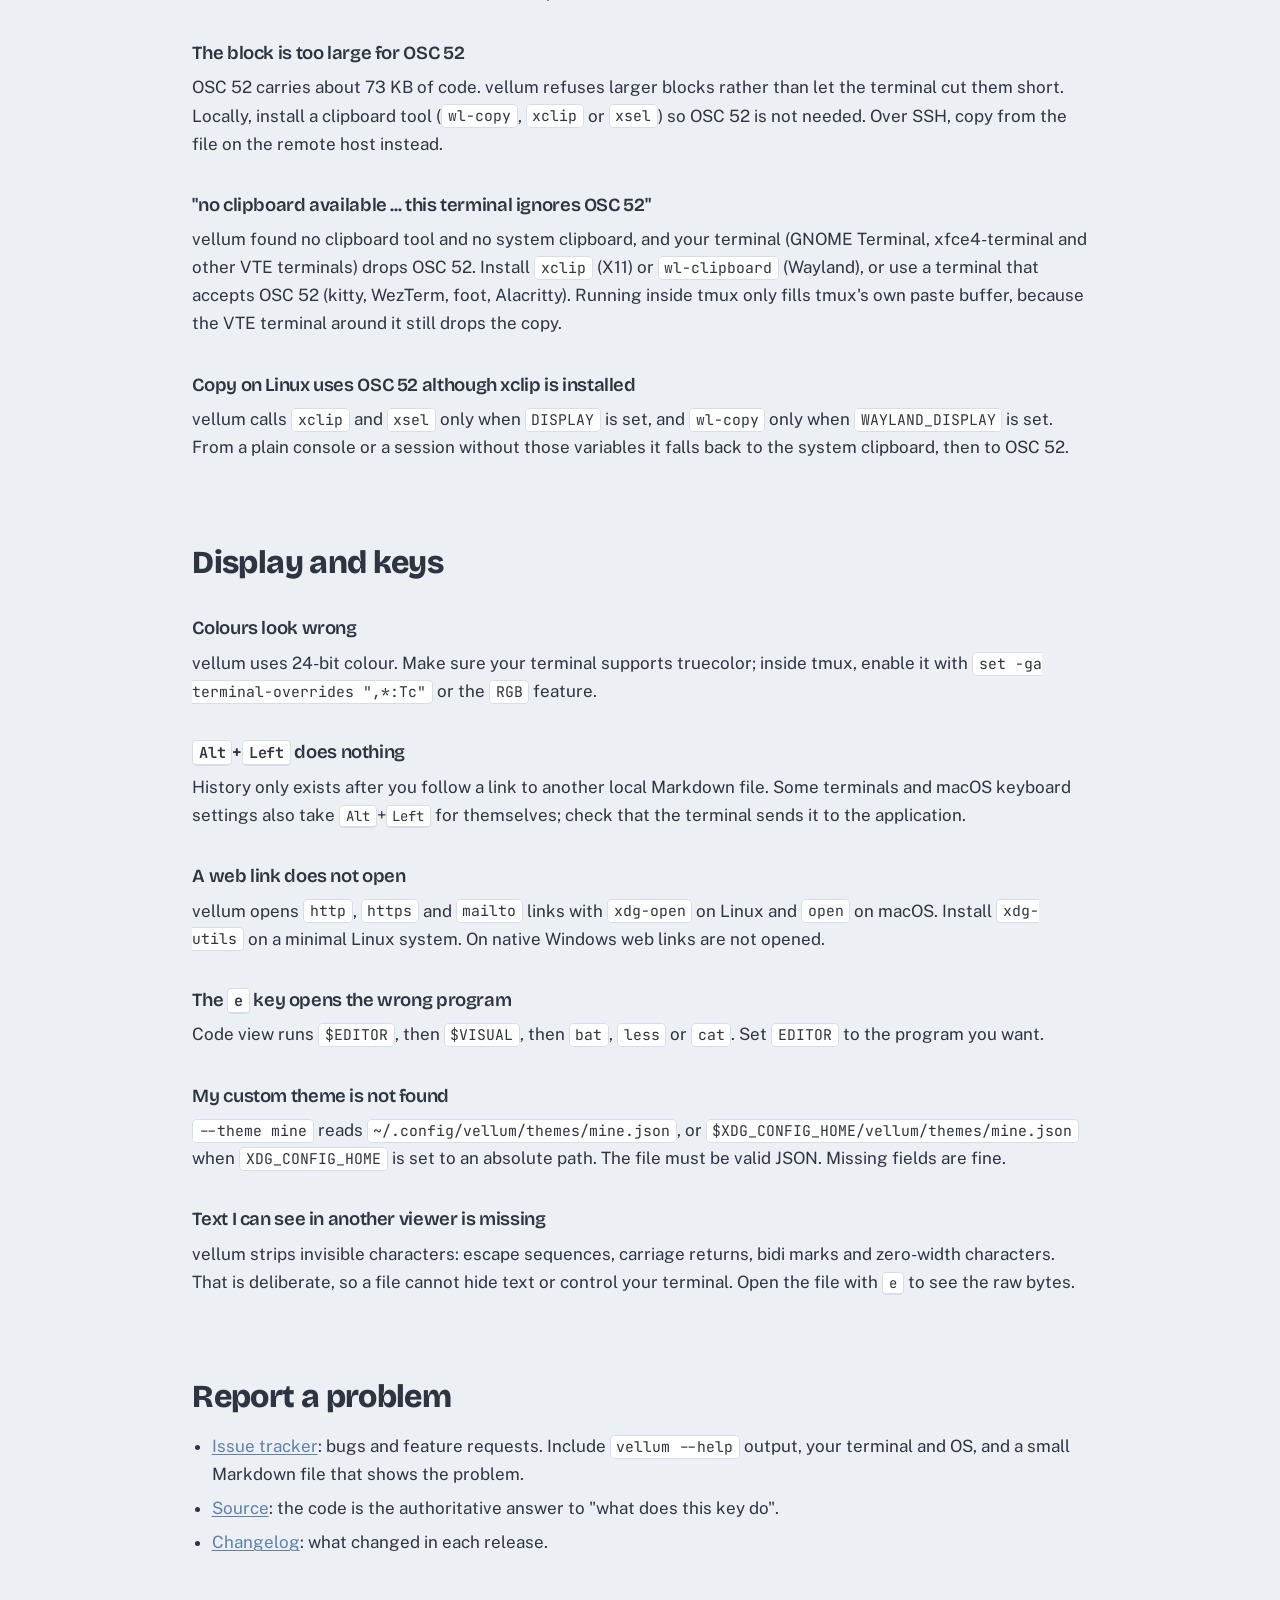
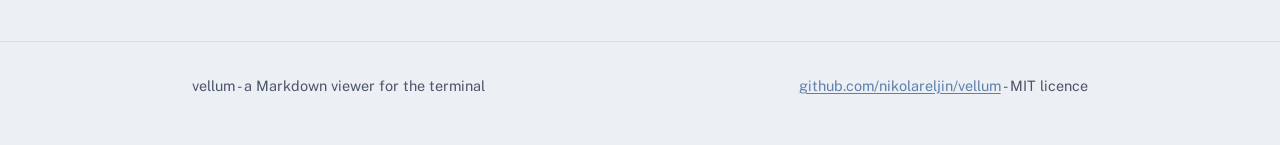
<file: site/help.html>
<!DOCTYPE html>
<html lang="en">
<head>
<meta charset="UTF-8">
<meta name="viewport" content="width=device-width, initial-scale=1.0">
<title>vellum - Help</title>
<!-- seo -->
<meta name="description" content="Fixes for common vellum problems: blocky or missing images, copy not working over SSH or in tmux, remote images, colours and links.">
<meta name="keywords" content="help, troubleshooting, FAQ, SSH clipboard, vellum, Markdown viewer, terminal, TUI, Rust, CLI">
<meta name="author" content="Nik Reljin">
<link rel="canonical" href="https://nikolareljin.github.io/vellum/help.html">
<meta property="og:site_name" content="vellum">
<meta property="og:type" content="article">
<meta property="og:title" content="vellum - Help">
<meta property="og:description" content="Fixes for common vellum problems: blocky or missing images, copy not working over SSH or in tmux, remote images, colours and links.">
<meta property="og:url" content="https://nikolareljin.github.io/vellum/help.html">
<meta property="og:image" content="https://nikolareljin.github.io/vellum/assets/og-image.png">
<meta property="og:image:width" content="1200">
<meta property="og:image:height" content="630">
<meta property="og:image:alt" content="vellum in a terminal, showing a Markdown document with a selected code block">
<meta name="twitter:card" content="summary_large_image">
<meta name="twitter:title" content="vellum - Help">
<meta name="twitter:description" content="Fixes for common vellum problems: blocky or missing images, copy not working over SSH or in tmux, remote images, colours and links.">
<meta name="twitter:image" content="https://nikolareljin.github.io/vellum/assets/og-image.png">
<meta name="twitter:image:alt" content="vellum in a terminal, showing a Markdown document with a selected code block">
<script type="application/ld+json">{"@context":"https://schema.org","@type":"WebPage","name":"vellum - Help","url":"https://nikolareljin.github.io/vellum/help.html","description":"Fixes for common vellum problems: blocky or missing images, copy not working over SSH or in tmux, remote images, colours and links.","about":{"@type":"SoftwareApplication","name":"vellum","url":"https://nikolareljin.github.io/vellum/","applicationCategory":"DeveloperApplication","operatingSystem":"Linux, macOS","author":{"@type":"Person","name":"Nik Reljin"}}}</script>
<!-- /seo -->
<link rel="icon" href="assets/menu-icon.svg">
<link rel="preconnect" href="https://fonts.googleapis.com">
<link rel="preconnect" href="https://fonts.gstatic.com" crossorigin>
<link href="https://fonts.googleapis.com/css2?family=Bricolage+Grotesque:opsz,wght@12..96,600;12..96,800&family=JetBrains+Mono:wght@400;700&family=Public+Sans:wght@400;500;600&display=swap" rel="stylesheet">
<link rel="stylesheet" href="style.css">
</head>
<body>
<a class="skip" href="#main">Skip to content</a>

<header class="site">
  <div class="wrap">
    <a class="brand" href="index.html"><img src="assets/menu-icon.svg" alt=""> vellum</a>
    <nav class="site">
      <a href="index.html">Overview</a>
      <a href="install.html">Install</a>
      <a href="usage.html">Usage</a>
      <a href="help.html" aria-current="page">Help</a>
      <a href="alternatives.html">Alternatives</a>
      <a href="about.html#tool-suite">Tools</a>
      <a href="about.html">About</a>
      <a href="https://github.com/nikolareljin/vellum">GitHub</a>
    </nav>
  </div>
</header>

<main id="main">
<div class="wrap">

  <p class="tagline">Help</p>
  <h1>Troubleshooting</h1>
  <p class="lede">The common problems, what causes them and what to change. If yours is not here,
  <a href="https://github.com/nikolareljin/vellum/issues">open an issue</a> with your terminal, your
  OS and the vellum version.</p>

  <h2>Images</h2>

  <h3>Images look blocky</h3>
  <p>The terminal did not answer for Kitty, Sixel or iTerm2 graphics, so vellum drew half-blocks.
  Use a terminal with one of those protocols (kitty, WezTerm, iTerm2, foot, or another with Sixel)
  for full resolution. Check that <code>VELLUM_PROTOCOL=halfblocks</code> is not set in your
  shell.</p>

  <h3>Images are missing or garbled inside tmux or screen</h3>
  <p>Multiplexers often do not pass graphics through. Set <code>VELLUM_PROTOCOL=halfblocks</code> for a
  reliable picture, or run vellum outside the multiplexer.</p>

  <h3>An image shows <code>[remote image not loaded: host]</code></h3>
  <p>This is the default: vellum makes no network requests unless you ask. Run with
  <code>--remote-images</code> or set <code>VELLUM_REMOTE_IMAGES=1</code>. If it still does not load,
  check that:</p>
  <ul class="tight">
    <li>the URL is <code>https</code>; plain <code>http</code> is refused, also after a redirect;</li>
    <li>the host does not resolve to a private, loopback or link-local address;</li>
    <li>the image is under 20 MiB and loads within 10 seconds;</li>
    <li><code>VELLUM_NO_REMOTE_IMAGES</code> is not set, since it overrides the flag.</li>
  </ul>

  <h3>A video shows no thumbnail</h3>
  <p>Install <code>ffmpeg</code> and make sure it is on your <code>PATH</code>.</p>

  <h2>Copying code</h2>

  <h3>Nothing happens when I press <kbd>y</kbd></h3>
  <p>Select a block first: <kbd>c</kbd>, <kbd>]</kbd> or a click. <kbd>y</kbd> and <kbd>Enter</kbd>
  only copy when a block is selected and its header shows <code>[ y: copy ]</code>. The status bar
  then reports the method used, or the error.</p>

  <h3>Copy says it worked over SSH, but my clipboard is empty</h3>
  <p>Over SSH vellum always copies with OSC 52, which your local terminal must accept.</p>
  <ul class="tight">
    <li>kitty, WezTerm, iTerm2, foot and Windows Terminal accept it. Some have a setting that blocks
    clipboard writes; check it is allowed.</li>
    <li>xterm needs <code>allowWindowOps</code> enabled.</li>
    <li>Inside tmux, add <code>set -g set-clipboard on</code> or <code>set -g allow-passthrough on</code>
    to <code>~/.tmux.conf</code> and reload it. vellum sends a form that works with either.</li>
    <li>GNU screen and some older terminals drop OSC 52. There is no workaround from vellum's side.</li>
  </ul>

  <h3>The block is too large for OSC 52</h3>
  <p>OSC 52 carries about 73 KB of code. vellum refuses larger blocks rather than let the terminal
  cut them short. Locally, install a clipboard tool (<code>wl-copy</code>, <code>xclip</code> or
  <code>xsel</code>) so OSC 52 is not needed. Over SSH, copy from the file on the remote host
  instead.</p>

  <h3>"no clipboard available ... this terminal ignores OSC 52"</h3>
  <p>vellum found no clipboard tool and no system clipboard, and your terminal (GNOME Terminal,
  xfce4-terminal and other VTE terminals) drops OSC 52. Install <code>xclip</code> (X11) or
  <code>wl-clipboard</code> (Wayland), or use a terminal that accepts OSC 52 (kitty, WezTerm,
  foot, Alacritty). Running inside tmux only fills tmux's own paste buffer, because the VTE
  terminal around it still drops the copy.</p>

  <h3>Copy on Linux uses OSC 52 although xclip is installed</h3>
  <p>vellum calls <code>xclip</code> and <code>xsel</code> only when <code>DISPLAY</code> is set, and
  <code>wl-copy</code> only when <code>WAYLAND_DISPLAY</code> is set. From a plain console or a
  session without those variables it falls back to the system clipboard, then to OSC 52.</p>

  <h2>Display and keys</h2>

  <h3>Colours look wrong</h3>
  <p>vellum uses 24-bit colour. Make sure your terminal supports truecolor; inside tmux, enable
  it with <code>set -ga terminal-overrides ",*:Tc"</code> or the <code>RGB</code> feature.</p>

  <h3><kbd>Alt</kbd>+<kbd>Left</kbd> does nothing</h3>
  <p>History only exists after you follow a link to another local Markdown file. Some terminals and
  macOS keyboard settings also take <kbd>Alt</kbd>+<kbd>Left</kbd> for themselves; check that the
  terminal sends it to the application.</p>

  <h3>A web link does not open</h3>
  <p>vellum opens <code>http</code>, <code>https</code> and <code>mailto</code> links with
  <code>xdg-open</code> on Linux and <code>open</code> on macOS. Install <code>xdg-utils</code> on
  a minimal Linux system. On native Windows web links are not opened.</p>

  <h3>The <kbd>e</kbd> key opens the wrong program</h3>
  <p>Code view runs <code>$EDITOR</code>, then <code>$VISUAL</code>, then <code>bat</code>,
  <code>less</code> or <code>cat</code>. Set <code>EDITOR</code> to the program you want.</p>

  <h3>My custom theme is not found</h3>
  <p><code>--theme mine</code> reads <code>~/.config/vellum/themes/mine.json</code>, or
  <code>$XDG_CONFIG_HOME/vellum/themes/mine.json</code> when <code>XDG_CONFIG_HOME</code> is set to an
  absolute path. The file must be valid JSON. Missing fields are fine.</p>

  <h3>Text I can see in another viewer is missing</h3>
  <p>vellum strips invisible characters: escape sequences, carriage returns, bidi marks and zero-width
  characters. That is deliberate, so a file cannot hide text or control your terminal. Open the file
  with <kbd>e</kbd> to see the raw bytes.</p>

  <h2>Report a problem</h2>

  <ul class="tight">
    <li><a href="https://github.com/nikolareljin/vellum/issues">Issue tracker</a>: bugs and feature
    requests. Include <code>vellum --help</code> output, your terminal and OS, and a small Markdown file
    that shows the problem.</li>
    <li><a href="https://github.com/nikolareljin/vellum">Source</a>: the code is the authoritative
    answer to "what does this key do".</li>
    <li><a href="https://github.com/nikolareljin/vellum/blob/main/CHANGELOG.md">Changelog</a>: what
    changed in each release.</li>
  </ul>

</div>
</main>

<footer class="site">
  <div class="wrap">
    <span>vellum - a Markdown viewer for the terminal</span>
    <span><a href="https://github.com/nikolareljin/vellum">github.com/nikolareljin/vellum</a> - MIT licence</span>
  </div>
</footer>

<script src="copy.js" defer></script>
</body>
</html>
</file>
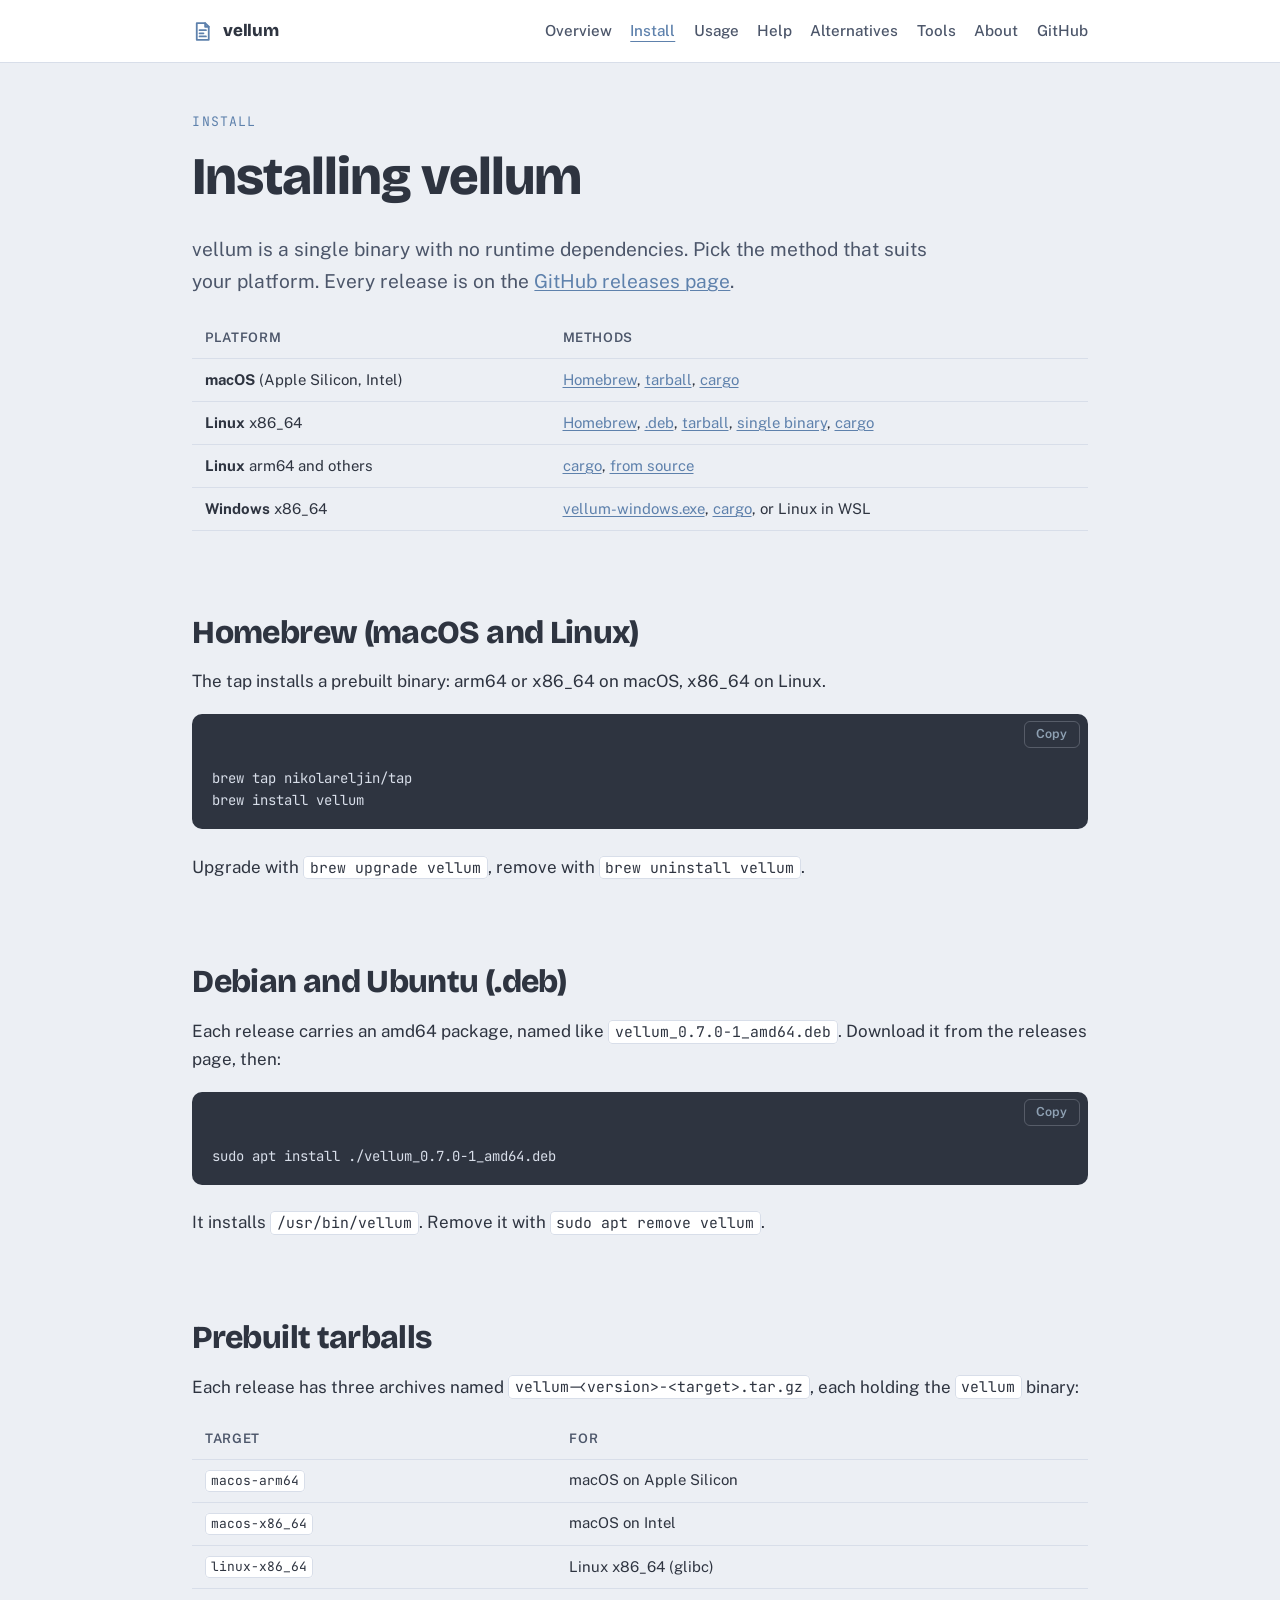
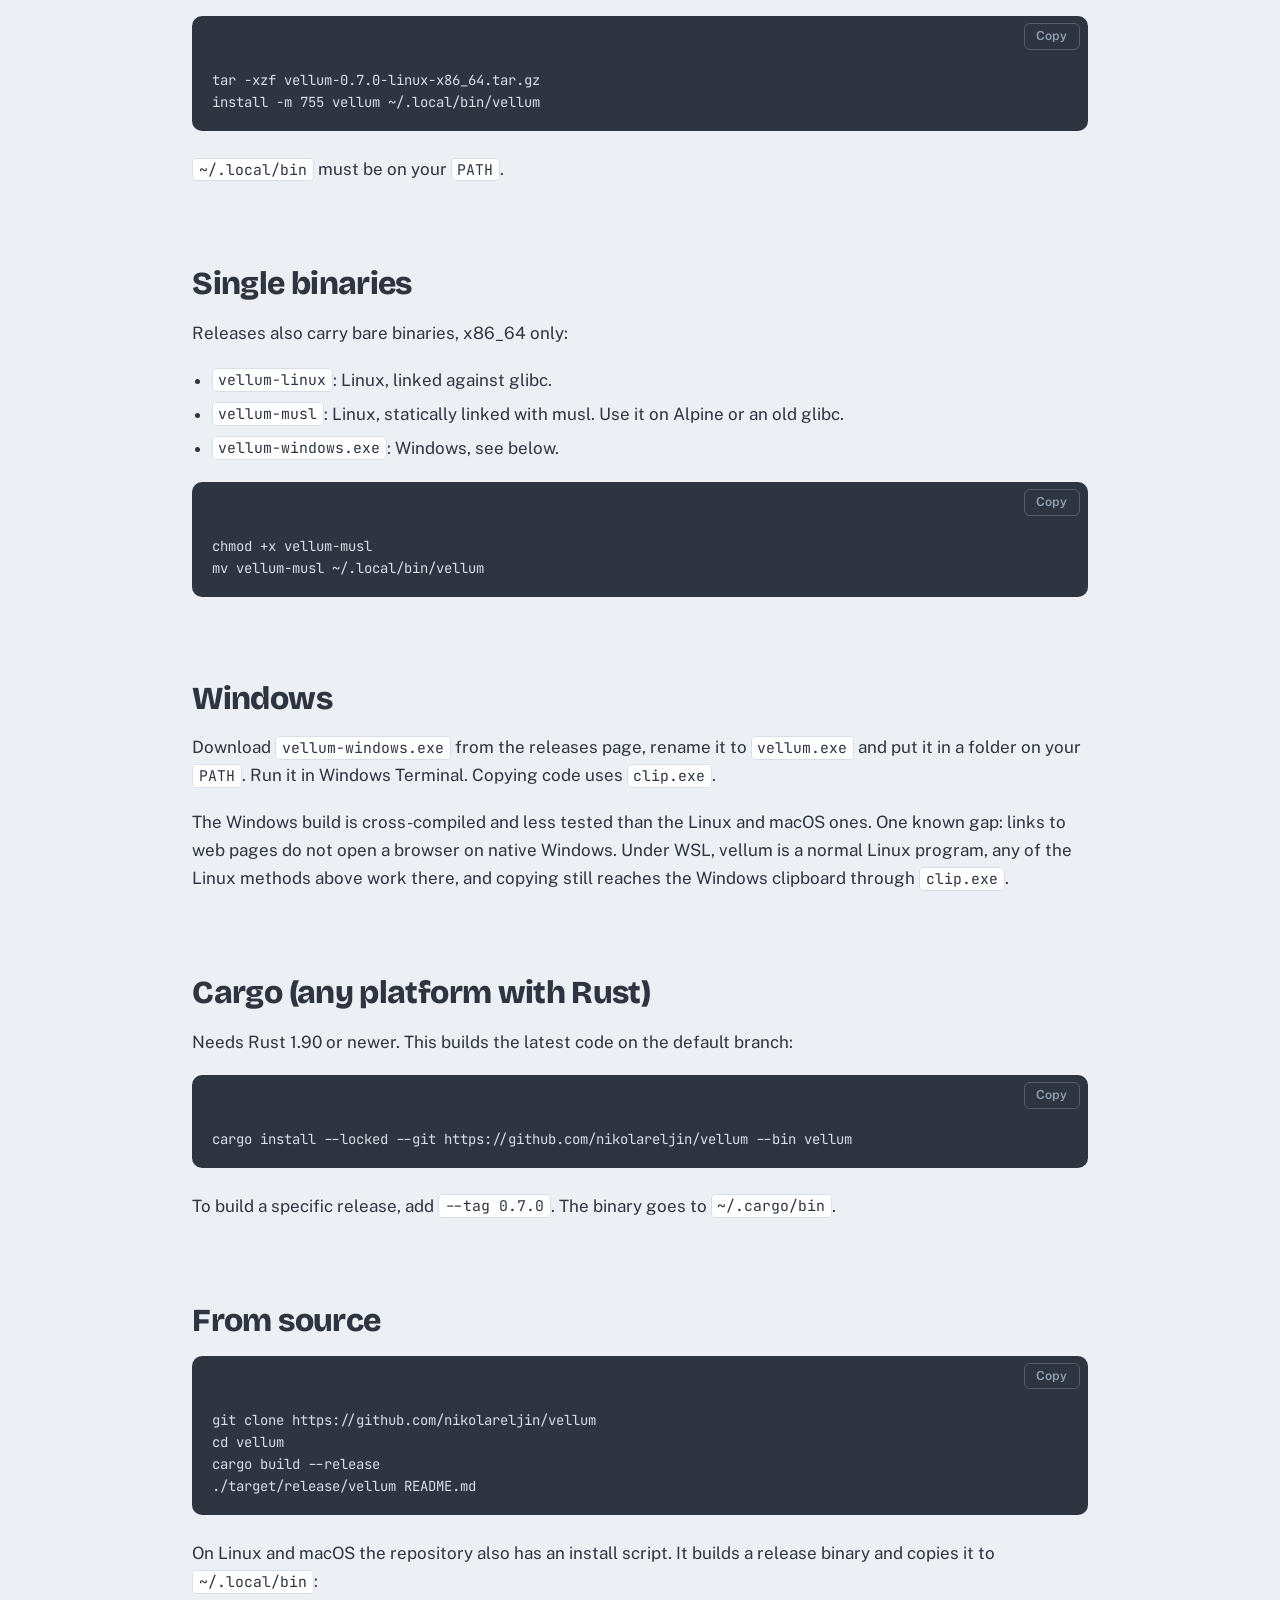
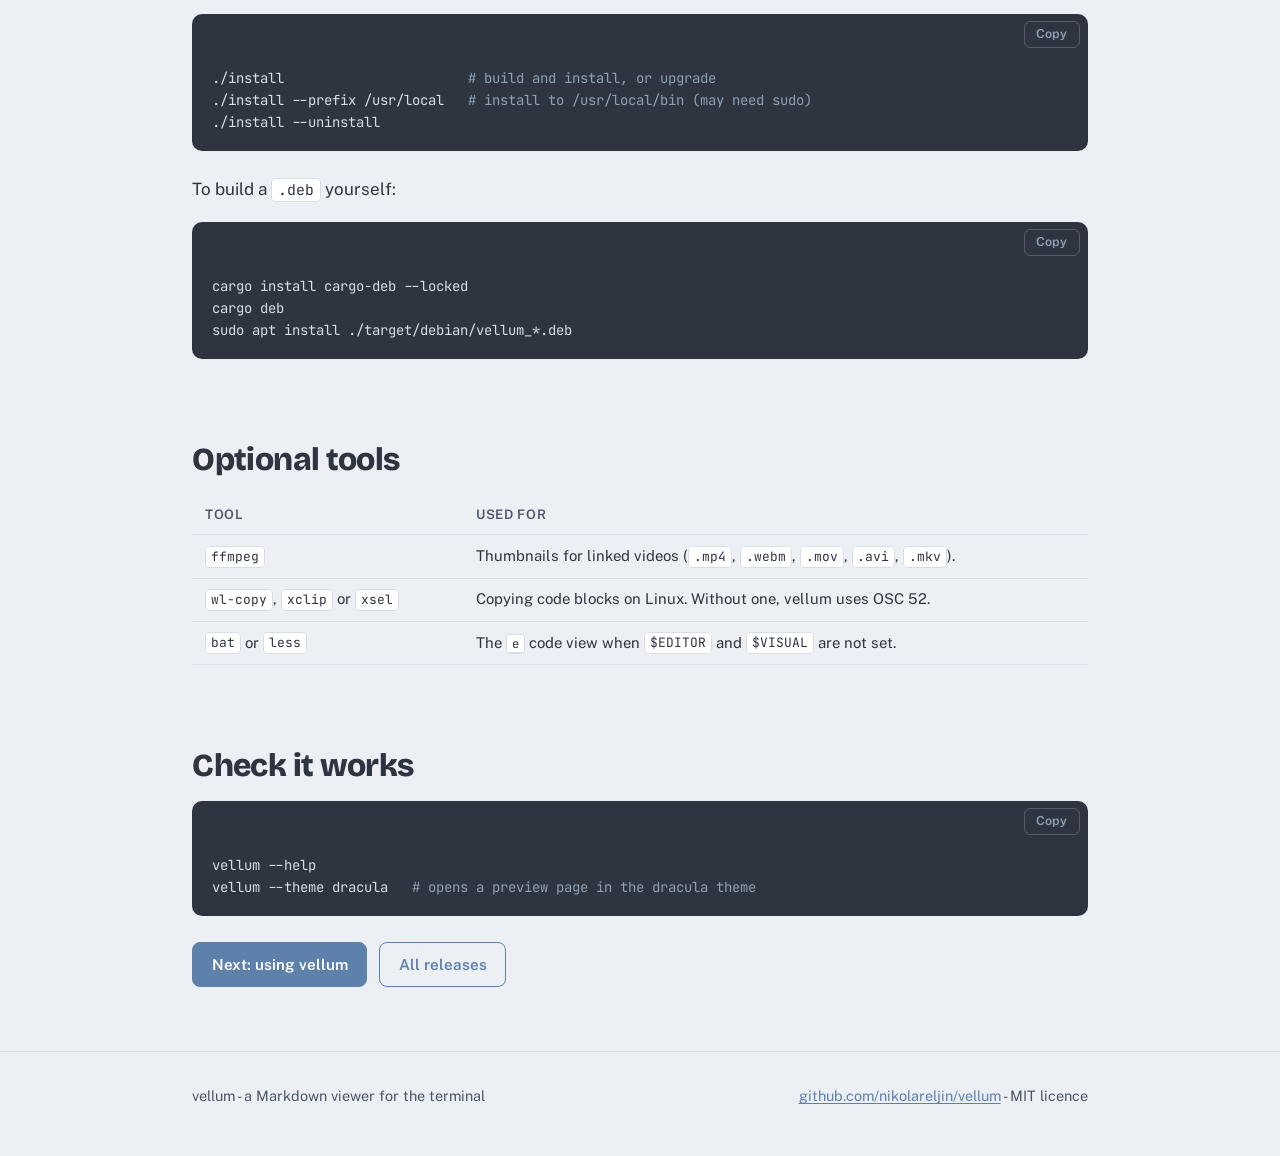
<file: site/install.html>
<!DOCTYPE html>
<html lang="en">
<head>
<meta charset="UTF-8">
<meta name="viewport" content="width=device-width, initial-scale=1.0">
<title>Installing vellum</title>
<!-- seo -->
<meta name="description" content="Install vellum with Homebrew, a Debian package, prebuilt tarballs for Linux and macOS, a Windows binary, cargo, or from source.">
<meta name="keywords" content="install, Homebrew, deb, cargo install, Windows, vellum, Markdown viewer, terminal, TUI, Rust, CLI">
<meta name="author" content="Nik Reljin">
<link rel="canonical" href="https://nikolareljin.github.io/vellum/install.html">
<meta property="og:site_name" content="vellum">
<meta property="og:type" content="article">
<meta property="og:title" content="Installing vellum">
<meta property="og:description" content="Install vellum with Homebrew, a Debian package, prebuilt tarballs for Linux and macOS, a Windows binary, cargo, or from source.">
<meta property="og:url" content="https://nikolareljin.github.io/vellum/install.html">
<meta property="og:image" content="https://nikolareljin.github.io/vellum/assets/og-image.png">
<meta property="og:image:width" content="1200">
<meta property="og:image:height" content="630">
<meta property="og:image:alt" content="vellum in a terminal, showing a Markdown document with a selected code block">
<meta name="twitter:card" content="summary_large_image">
<meta name="twitter:title" content="Installing vellum">
<meta name="twitter:description" content="Install vellum with Homebrew, a Debian package, prebuilt tarballs for Linux and macOS, a Windows binary, cargo, or from source.">
<meta name="twitter:image" content="https://nikolareljin.github.io/vellum/assets/og-image.png">
<meta name="twitter:image:alt" content="vellum in a terminal, showing a Markdown document with a selected code block">
<script type="application/ld+json">{"@context":"https://schema.org","@type":"WebPage","name":"Installing vellum","url":"https://nikolareljin.github.io/vellum/install.html","description":"Install vellum with Homebrew, a Debian package, prebuilt tarballs for Linux and macOS, a Windows binary, cargo, or from source.","about":{"@type":"SoftwareApplication","name":"vellum","url":"https://nikolareljin.github.io/vellum/","applicationCategory":"DeveloperApplication","operatingSystem":"Linux, macOS","author":{"@type":"Person","name":"Nik Reljin"}}}</script>
<!-- /seo -->
<link rel="icon" href="assets/menu-icon.svg">
<link rel="preconnect" href="https://fonts.googleapis.com">
<link rel="preconnect" href="https://fonts.gstatic.com" crossorigin>
<link href="https://fonts.googleapis.com/css2?family=Bricolage+Grotesque:opsz,wght@12..96,600;12..96,800&family=JetBrains+Mono:wght@400;700&family=Public+Sans:wght@400;500;600&display=swap" rel="stylesheet">
<link rel="stylesheet" href="style.css">
</head>
<body>
<a class="skip" href="#main">Skip to content</a>

<header class="site">
  <div class="wrap">
    <a class="brand" href="index.html"><img src="assets/menu-icon.svg" alt=""> vellum</a>
    <nav class="site">
      <a href="index.html">Overview</a>
      <a href="install.html" aria-current="page">Install</a>
      <a href="usage.html">Usage</a>
      <a href="help.html">Help</a>
      <a href="alternatives.html">Alternatives</a>
      <a href="about.html#tool-suite">Tools</a>
      <a href="about.html">About</a>
      <a href="https://github.com/nikolareljin/vellum">GitHub</a>
    </nav>
  </div>
</header>

<main id="main">
<div class="wrap">

  <p class="tagline">Install</p>
  <h1>Installing vellum</h1>
  <p class="lede">vellum is a single binary with no runtime dependencies. Pick the method that suits
  your platform. Every release is on the
  <a href="https://github.com/nikolareljin/vellum/releases">GitHub releases page</a>.</p>

  <div class="table-scroll">
  <table>
    <thead><tr><th>Platform</th><th>Methods</th></tr></thead>
    <tbody>
      <tr><td><strong>macOS</strong> (Apple Silicon, Intel)</td><td><a href="#homebrew">Homebrew</a>, <a href="#tarball">tarball</a>, <a href="#cargo">cargo</a></td></tr>
      <tr><td><strong>Linux</strong> x86_64</td><td><a href="#homebrew">Homebrew</a>, <a href="#deb">.deb</a>, <a href="#tarball">tarball</a>, <a href="#binary">single binary</a>, <a href="#cargo">cargo</a></td></tr>
      <tr><td><strong>Linux</strong> arm64 and others</td><td><a href="#cargo">cargo</a>, <a href="#source">from source</a></td></tr>
      <tr><td><strong>Windows</strong> x86_64</td><td><a href="#windows">vellum-windows.exe</a>, <a href="#cargo">cargo</a>, or Linux in WSL</td></tr>
    </tbody>
  </table>
  </div>

  <h2 id="homebrew">Homebrew (macOS and Linux)</h2>

  <p>The tap installs a prebuilt binary: arm64 or x86_64 on macOS, x86_64 on Linux.</p>

<pre><code>brew tap nikolareljin/tap
brew install vellum</code></pre>

  <p>Upgrade with <code>brew upgrade vellum</code>, remove with <code>brew uninstall vellum</code>.</p>

  <h2 id="deb">Debian and Ubuntu (.deb)</h2>

  <p>Each release carries an amd64 package, named like <code>vellum_0.7.0-1_amd64.deb</code>.
  Download it from the releases page, then:</p>

<pre><code>sudo apt install ./vellum_0.7.0-1_amd64.deb</code></pre>

  <p>It installs <code>/usr/bin/vellum</code>. Remove it with <code>sudo apt remove vellum</code>.</p>

  <h2 id="tarball">Prebuilt tarballs</h2>

  <p>Each release has three archives named <code>vellum-&lt;version&gt;-&lt;target&gt;.tar.gz</code>,
  each holding the <code>vellum</code> binary:</p>

  <div class="table-scroll">
  <table>
    <thead><tr><th>Target</th><th>For</th></tr></thead>
    <tbody>
      <tr><td><code>macos-arm64</code></td><td>macOS on Apple Silicon</td></tr>
      <tr><td><code>macos-x86_64</code></td><td>macOS on Intel</td></tr>
      <tr><td><code>linux-x86_64</code></td><td>Linux x86_64 (glibc)</td></tr>
    </tbody>
  </table>
  </div>

<pre><code>tar -xzf vellum-0.7.0-linux-x86_64.tar.gz
install -m 755 vellum ~/.local/bin/vellum</code></pre>

  <p><code>~/.local/bin</code> must be on your <code>PATH</code>.</p>

  <h2 id="binary">Single binaries</h2>

  <p>Releases also carry bare binaries, x86_64 only:</p>

  <ul class="tight">
    <li><code>vellum-linux</code>: Linux, linked against glibc.</li>
    <li><code>vellum-musl</code>: Linux, statically linked with musl. Use it on Alpine or an old glibc.</li>
    <li><code>vellum-windows.exe</code>: Windows, see below.</li>
  </ul>

<pre><code>chmod +x vellum-musl
mv vellum-musl ~/.local/bin/vellum</code></pre>

  <h2 id="windows">Windows</h2>

  <p>Download <code>vellum-windows.exe</code> from the releases page, rename it to
  <code>vellum.exe</code> and put it in a folder on your <code>PATH</code>. Run it in Windows Terminal.
  Copying code uses <code>clip.exe</code>.</p>

  <p>The Windows build is cross-compiled and less tested than the Linux and macOS ones. One known gap:
  links to web pages do not open a browser on native Windows. Under WSL, vellum is a normal Linux
  program, any of the Linux methods above work there, and copying still reaches the Windows
  clipboard through <code>clip.exe</code>.</p>

  <h2 id="cargo">Cargo (any platform with Rust)</h2>

  <p>Needs Rust 1.90 or newer. This builds the latest code on the default branch:</p>

<pre><code>cargo install --locked --git https://github.com/nikolareljin/vellum --bin vellum</code></pre>

  <p>To build a specific release, add <code>--tag 0.7.0</code>. The binary goes to
  <code>~/.cargo/bin</code>.</p>

  <h2 id="source">From source</h2>

<pre><code>git clone https://github.com/nikolareljin/vellum
cd vellum
cargo build --release
./target/release/vellum README.md</code></pre>

  <p>On Linux and macOS the repository also has an install script. It builds a release binary and
  copies it to <code>~/.local/bin</code>:</p>

<pre><code>./install                       <span class="c"># build and install, or upgrade</span>
./install --prefix /usr/local   <span class="c"># install to /usr/local/bin (may need sudo)</span>
./install --uninstall</code></pre>

  <p>To build a <code>.deb</code> yourself:</p>

<pre><code>cargo install cargo-deb --locked
cargo deb
sudo apt install ./target/debian/vellum_*.deb</code></pre>

  <h2>Optional tools</h2>

  <div class="table-scroll">
  <table>
    <thead><tr><th>Tool</th><th>Used for</th></tr></thead>
    <tbody>
      <tr><td><code>ffmpeg</code></td><td>Thumbnails for linked videos (<code>.mp4</code>, <code>.webm</code>, <code>.mov</code>, <code>.avi</code>, <code>.mkv</code>).</td></tr>
      <tr><td><code>wl-copy</code>, <code>xclip</code> or <code>xsel</code></td><td>Copying code blocks on Linux. Without one, vellum uses OSC 52.</td></tr>
      <tr><td><code>bat</code> or <code>less</code></td><td>The <kbd>e</kbd> code view when <code>$EDITOR</code> and <code>$VISUAL</code> are not set.</td></tr>
    </tbody>
  </table>
  </div>

  <h2>Check it works</h2>

<pre><code>vellum --help
vellum --theme dracula   <span class="c"># opens a preview page in the dracula theme</span></code></pre>

  <div class="actions">
    <a class="btn btn-primary" href="usage.html">Next: using vellum</a>
    <a class="btn btn-ghost" href="https://github.com/nikolareljin/vellum/releases">All releases</a>
  </div>

</div>
</main>

<footer class="site">
  <div class="wrap">
    <span>vellum - a Markdown viewer for the terminal</span>
    <span><a href="https://github.com/nikolareljin/vellum">github.com/nikolareljin/vellum</a> - MIT licence</span>
  </div>
</footer>

<script src="copy.js" defer></script>
</body>
</html>
</file>
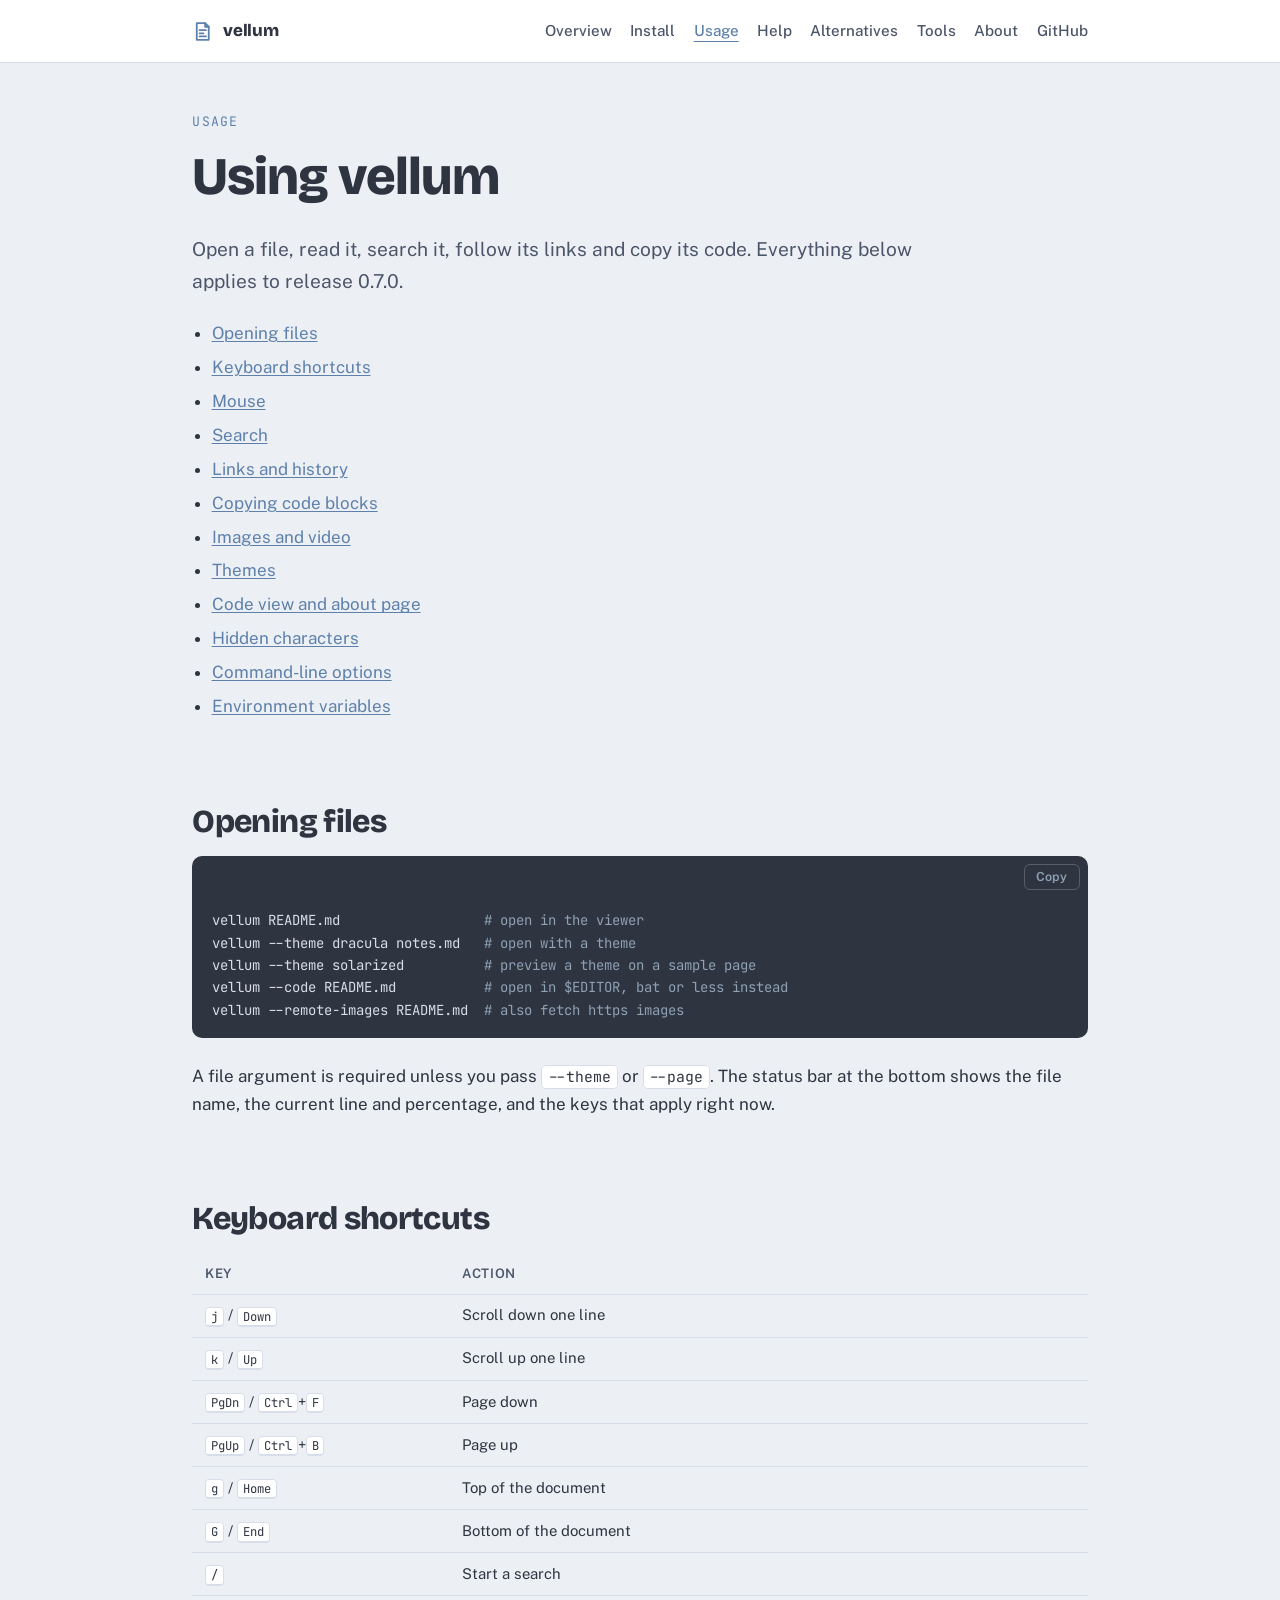
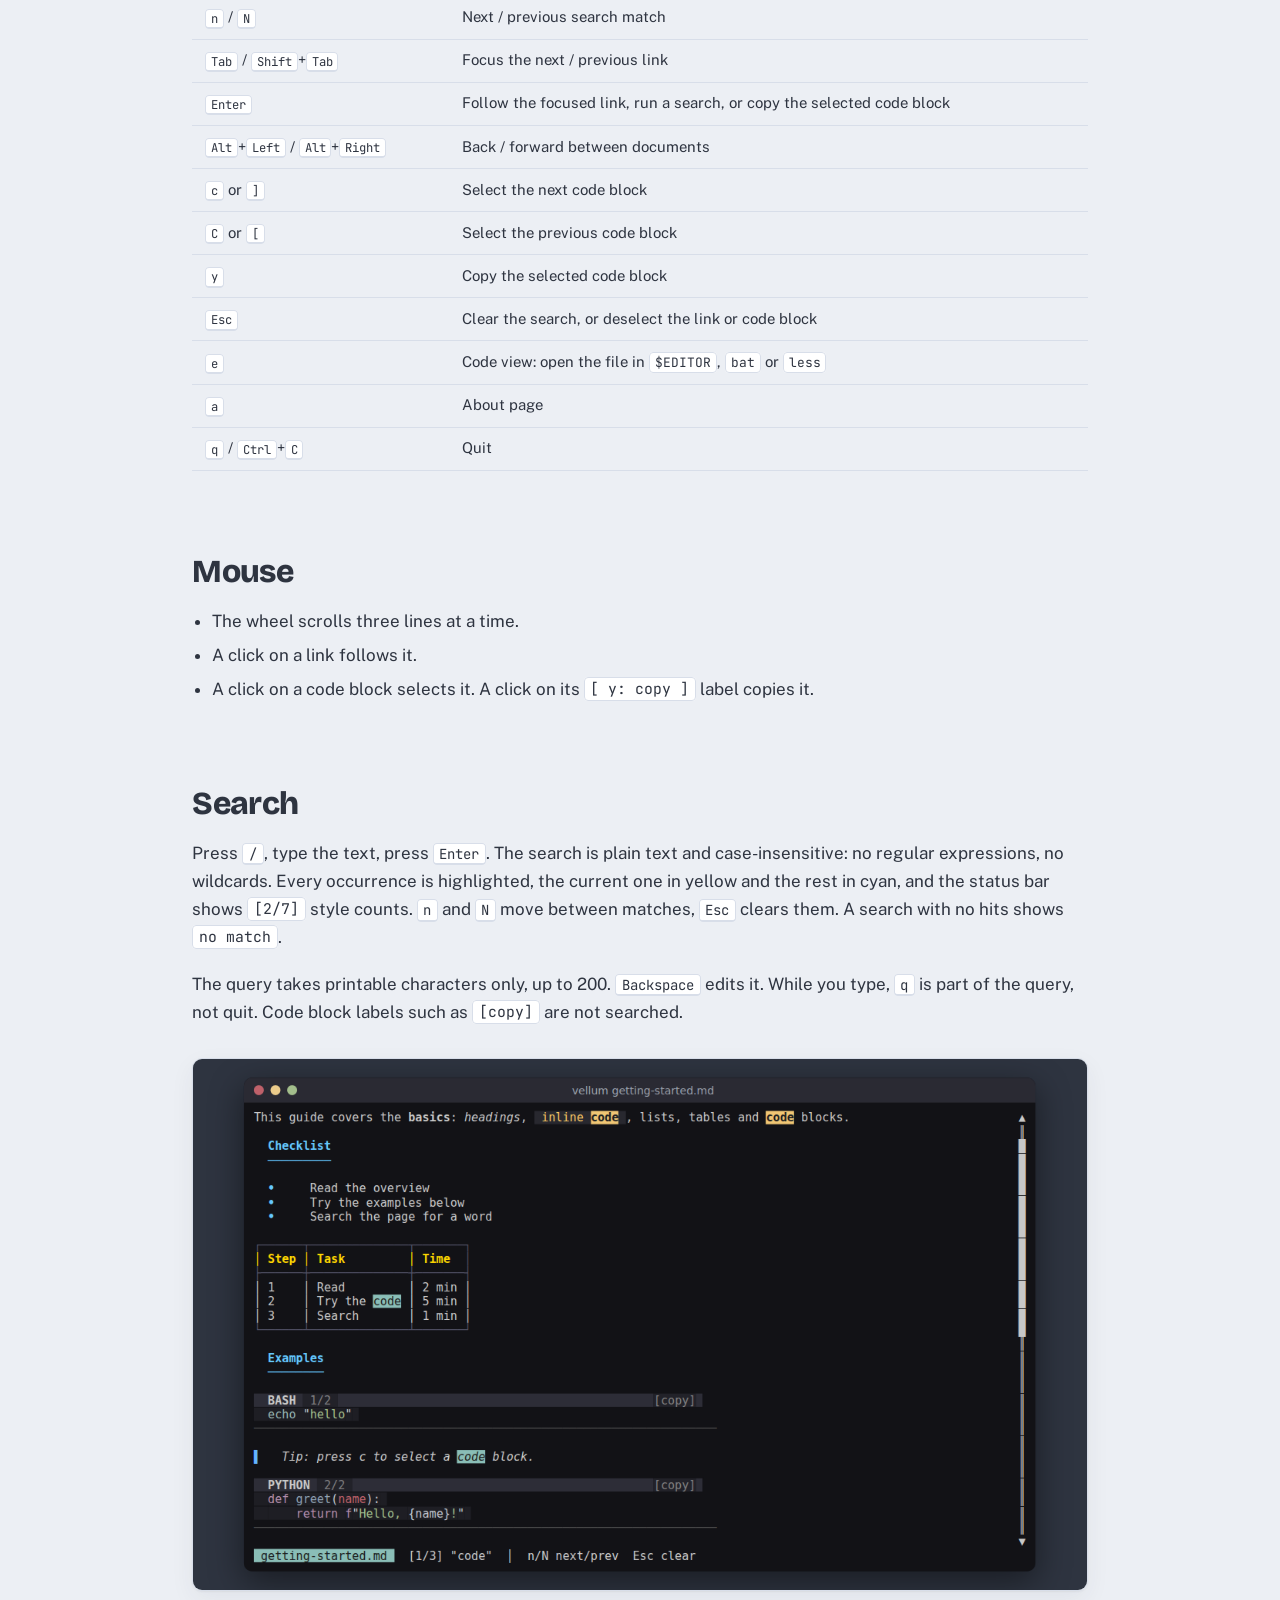
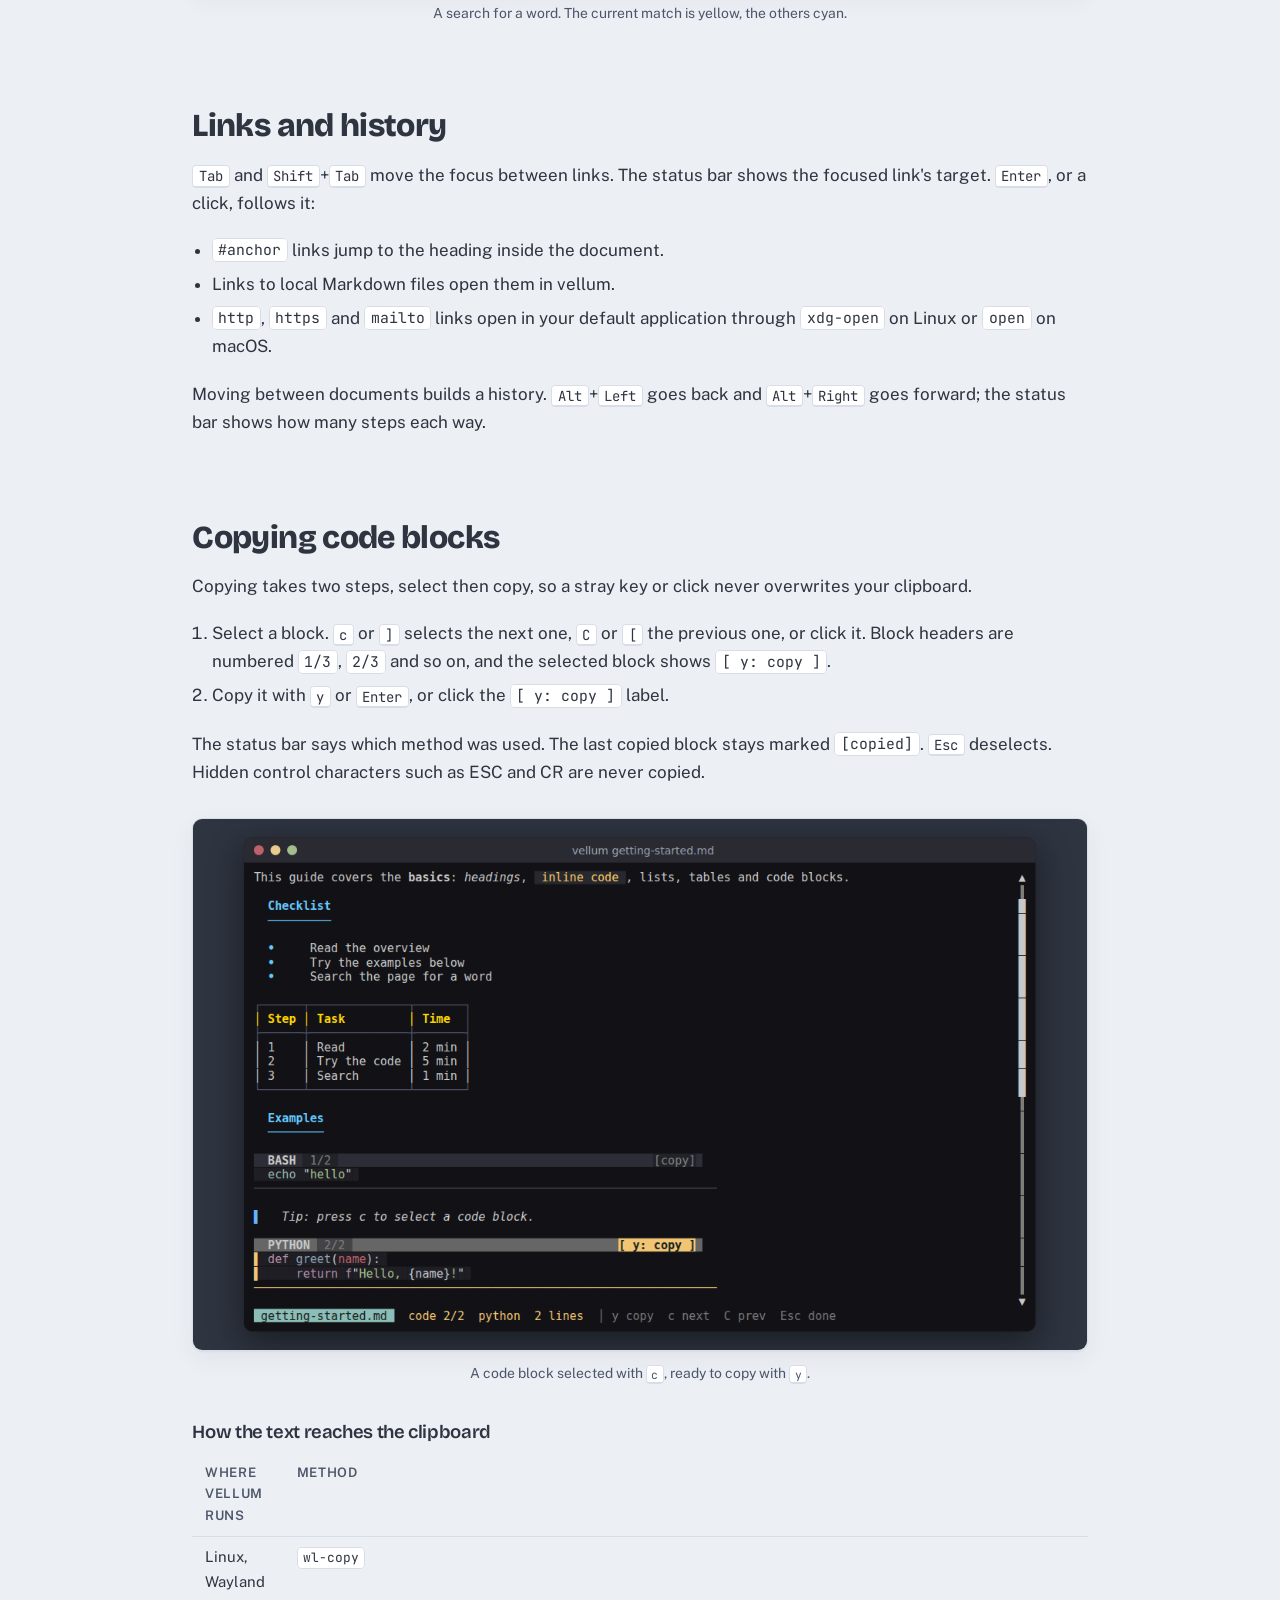
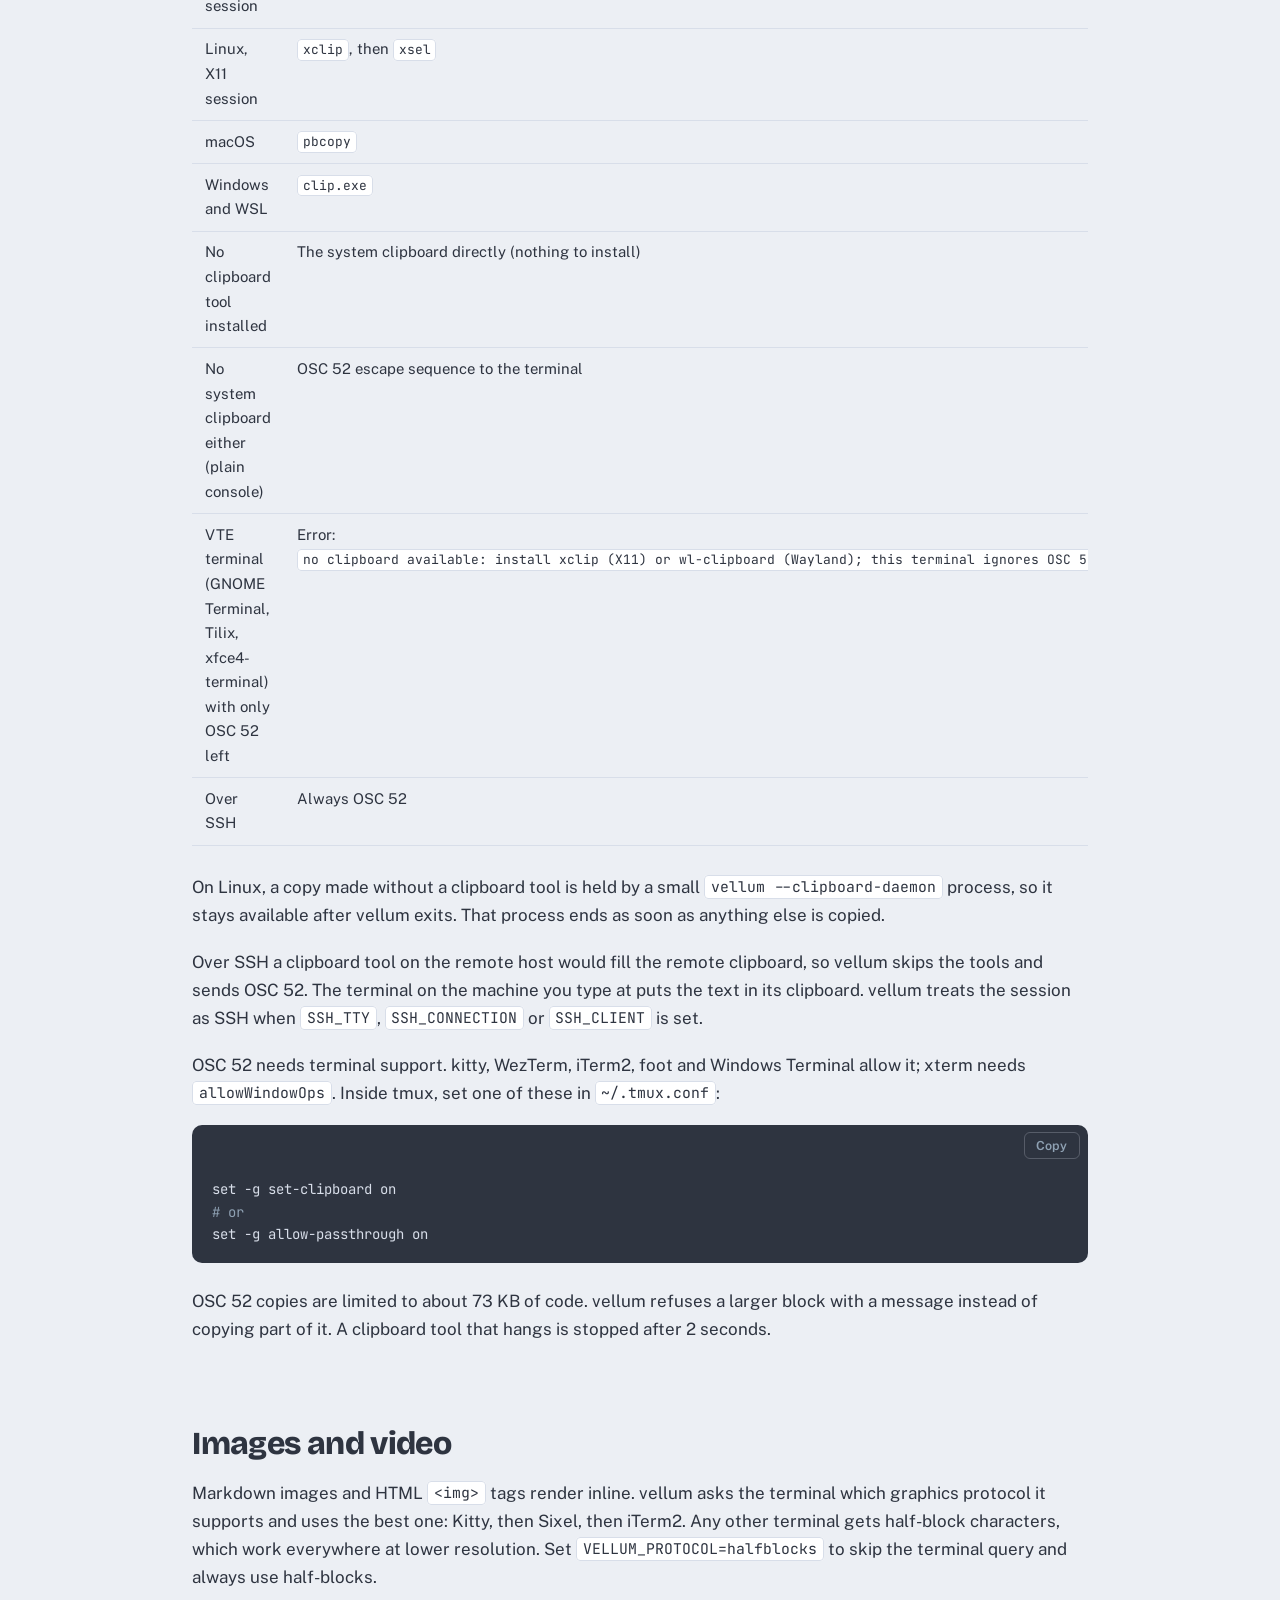
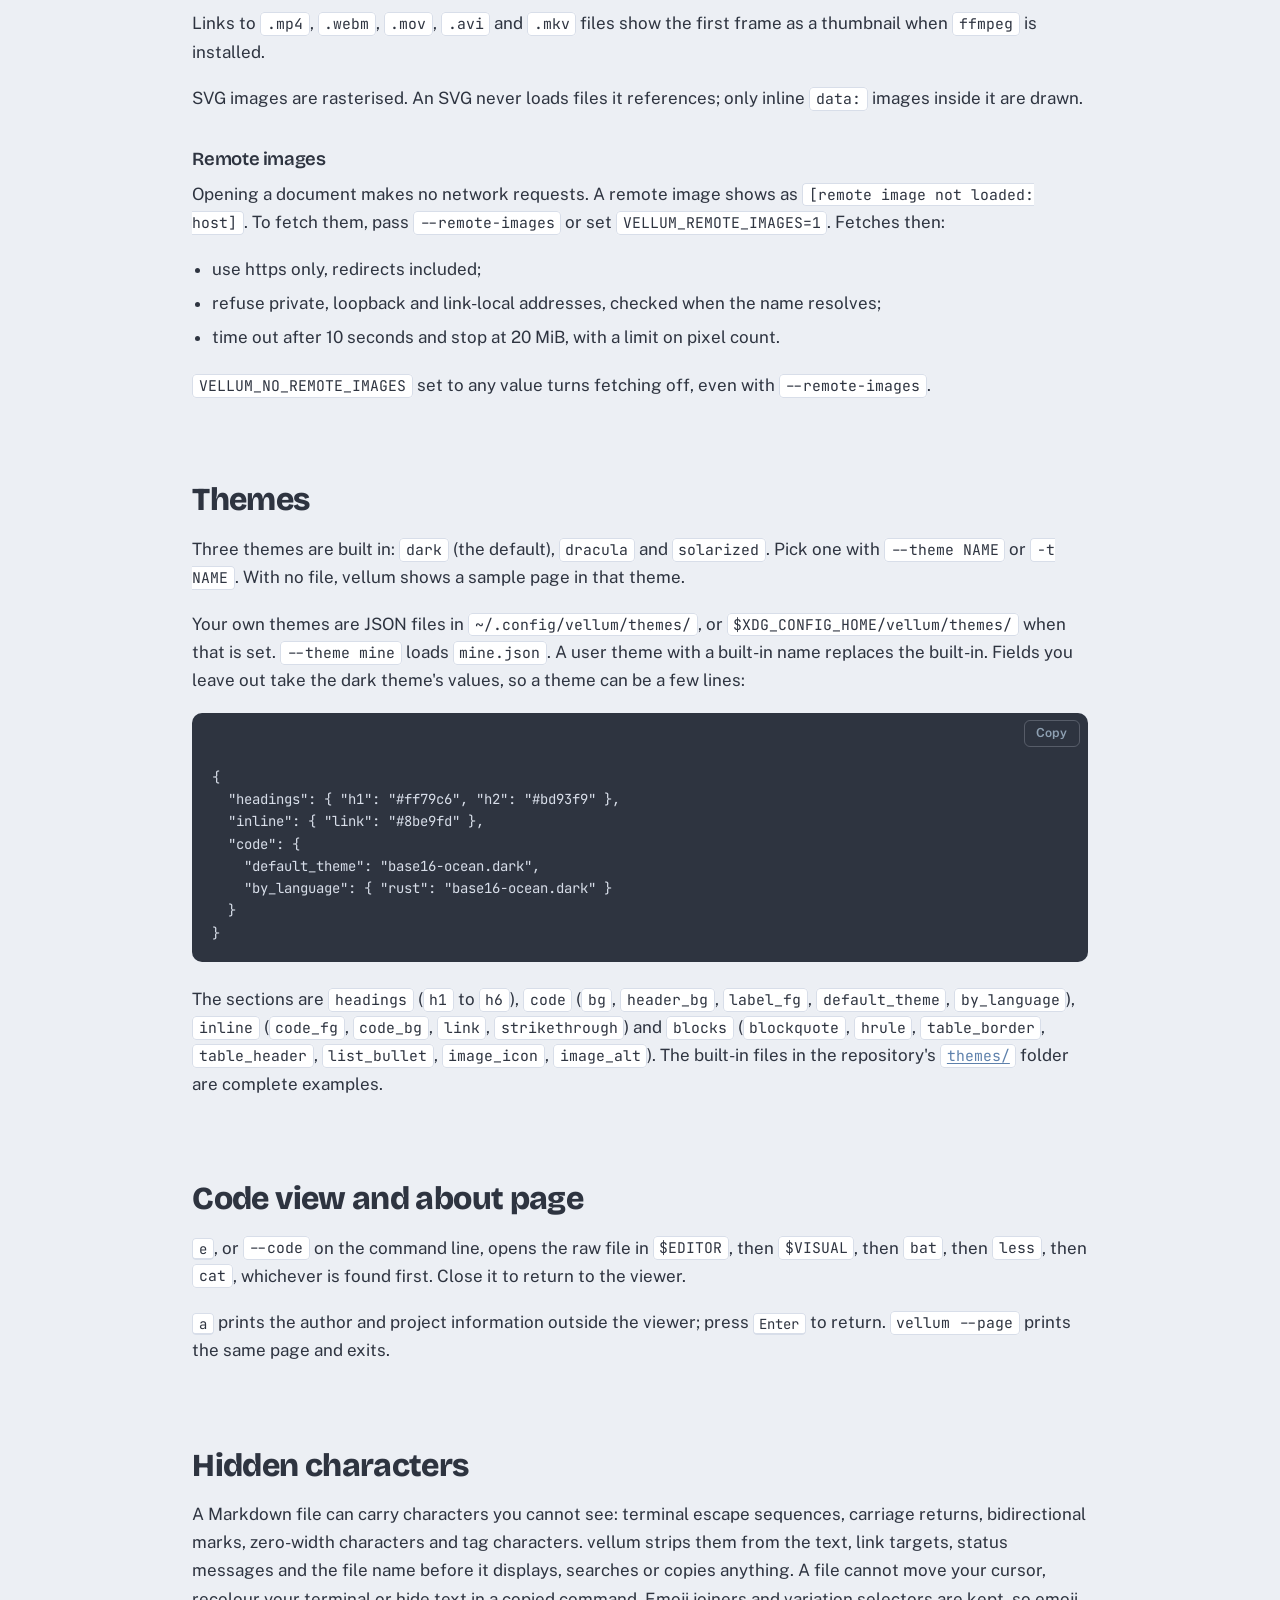
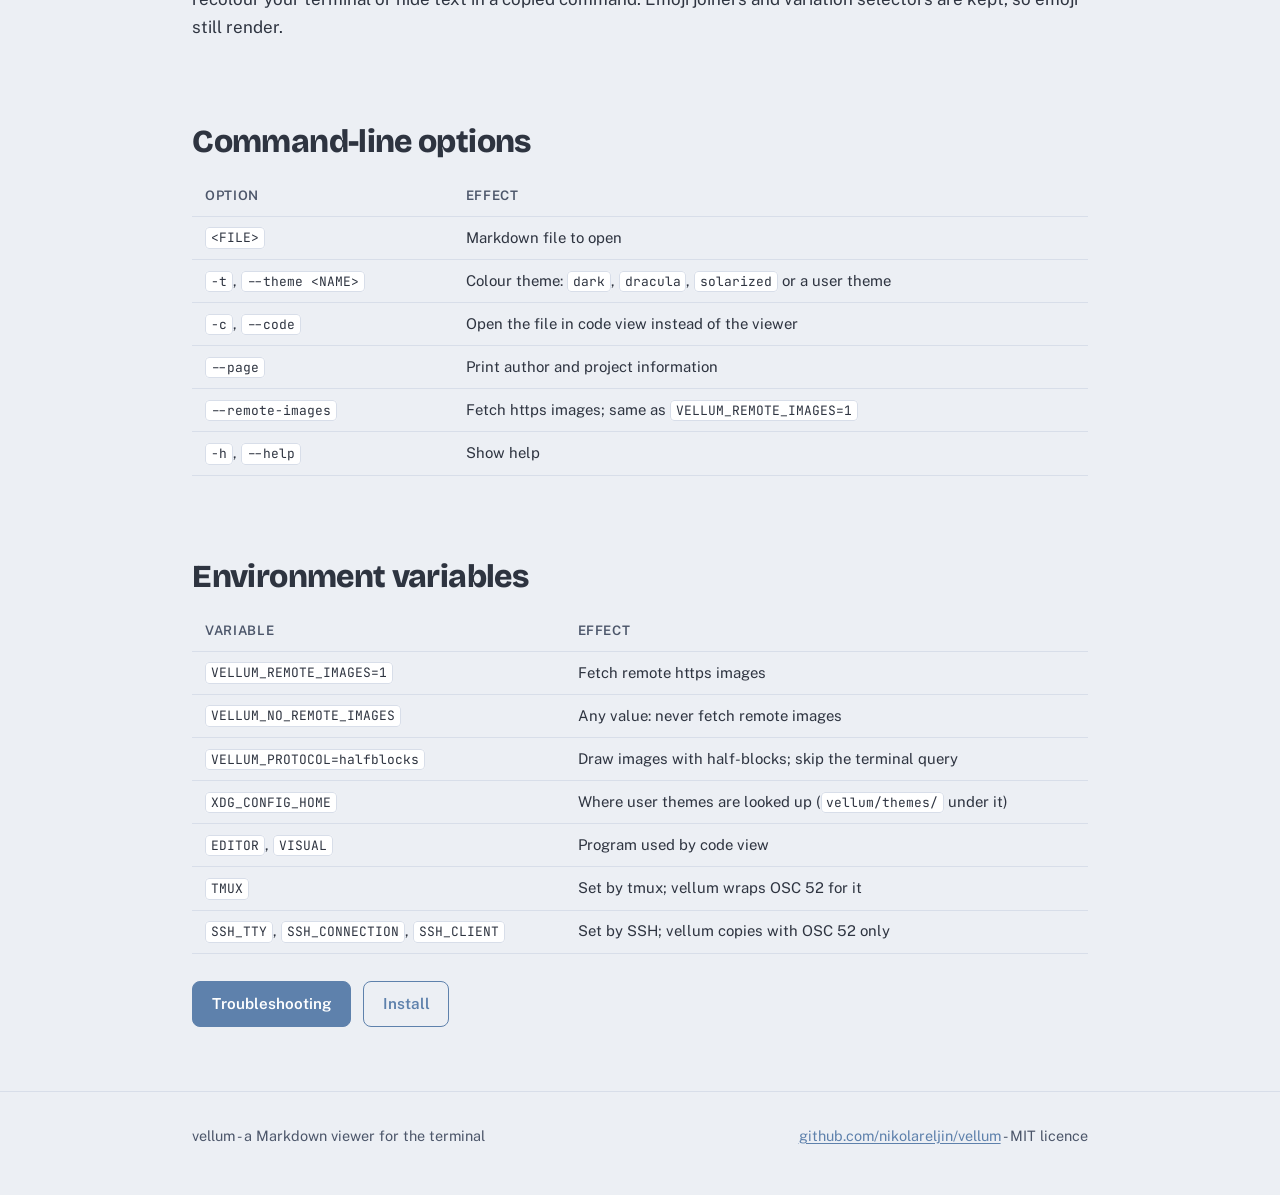
<file: site/usage.html>
<!DOCTYPE html>
<html lang="en">
<head>
<meta charset="UTF-8">
<meta name="viewport" content="width=device-width, initial-scale=1.0">
<title>Using vellum</title>
<!-- seo -->
<meta name="description" content="Every vellum key, mouse action, option and environment variable: search, links, copying code over SSH and tmux, images, themes.">
<meta name="keywords" content="keyboard shortcuts, OSC 52, tmux clipboard, themes, inline images, vellum, Markdown viewer, terminal, TUI, Rust, CLI">
<meta name="author" content="Nik Reljin">
<link rel="canonical" href="https://nikolareljin.github.io/vellum/usage.html">
<meta property="og:site_name" content="vellum">
<meta property="og:type" content="article">
<meta property="og:title" content="Using vellum">
<meta property="og:description" content="Every vellum key, mouse action, option and environment variable: search, links, copying code over SSH and tmux, images, themes.">
<meta property="og:url" content="https://nikolareljin.github.io/vellum/usage.html">
<meta property="og:image" content="https://nikolareljin.github.io/vellum/assets/og-image.png">
<meta property="og:image:width" content="1200">
<meta property="og:image:height" content="630">
<meta property="og:image:alt" content="vellum in a terminal, showing a Markdown document with a selected code block">
<meta name="twitter:card" content="summary_large_image">
<meta name="twitter:title" content="Using vellum">
<meta name="twitter:description" content="Every vellum key, mouse action, option and environment variable: search, links, copying code over SSH and tmux, images, themes.">
<meta name="twitter:image" content="https://nikolareljin.github.io/vellum/assets/og-image.png">
<meta name="twitter:image:alt" content="vellum in a terminal, showing a Markdown document with a selected code block">
<script type="application/ld+json">{"@context":"https://schema.org","@type":"WebPage","name":"Using vellum","url":"https://nikolareljin.github.io/vellum/usage.html","description":"Every vellum key, mouse action, option and environment variable: search, links, copying code over SSH and tmux, images, themes.","about":{"@type":"SoftwareApplication","name":"vellum","url":"https://nikolareljin.github.io/vellum/","applicationCategory":"DeveloperApplication","operatingSystem":"Linux, macOS","author":{"@type":"Person","name":"Nik Reljin"}}}</script>
<!-- /seo -->
<link rel="icon" href="assets/menu-icon.svg">
<link rel="preconnect" href="https://fonts.googleapis.com">
<link rel="preconnect" href="https://fonts.gstatic.com" crossorigin>
<link href="https://fonts.googleapis.com/css2?family=Bricolage+Grotesque:opsz,wght@12..96,600;12..96,800&family=JetBrains+Mono:wght@400;700&family=Public+Sans:wght@400;500;600&display=swap" rel="stylesheet">
<link rel="stylesheet" href="style.css">
</head>
<body>
<a class="skip" href="#main">Skip to content</a>

<header class="site">
  <div class="wrap">
    <a class="brand" href="index.html"><img src="assets/menu-icon.svg" alt=""> vellum</a>
    <nav class="site">
      <a href="index.html">Overview</a>
      <a href="install.html">Install</a>
      <a href="usage.html" aria-current="page">Usage</a>
      <a href="help.html">Help</a>
      <a href="alternatives.html">Alternatives</a>
      <a href="about.html#tool-suite">Tools</a>
      <a href="about.html">About</a>
      <a href="https://github.com/nikolareljin/vellum">GitHub</a>
    </nav>
  </div>
</header>

<main id="main">
<div class="wrap">

  <p class="tagline">Usage</p>
  <h1>Using vellum</h1>
  <p class="lede">Open a file, read it, search it, follow its links and copy its code. Everything
  below applies to release 0.7.0.</p>

  <ul class="tight">
    <li><a href="#open">Opening files</a></li>
    <li><a href="#keys">Keyboard shortcuts</a></li>
    <li><a href="#mouse">Mouse</a></li>
    <li><a href="#search">Search</a></li>
    <li><a href="#links">Links and history</a></li>
    <li><a href="#copy">Copying code blocks</a></li>
    <li><a href="#images">Images and video</a></li>
    <li><a href="#themes">Themes</a></li>
    <li><a href="#code-view">Code view and about page</a></li>
    <li><a href="#hidden">Hidden characters</a></li>
    <li><a href="#flags">Command-line options</a></li>
    <li><a href="#env">Environment variables</a></li>
  </ul>

  <h2 id="open">Opening files</h2>

<pre><code>vellum README.md                  <span class="c"># open in the viewer</span>
vellum --theme dracula notes.md   <span class="c"># open with a theme</span>
vellum --theme solarized          <span class="c"># preview a theme on a sample page</span>
vellum --code README.md           <span class="c"># open in $EDITOR, bat or less instead</span>
vellum --remote-images README.md  <span class="c"># also fetch https images</span></code></pre>

  <p>A file argument is required unless you pass <code>--theme</code> or <code>--page</code>. The
  status bar at the bottom shows the file name, the current line and percentage, and the keys that
  apply right now.</p>

  <h2 id="keys">Keyboard shortcuts</h2>

  <div class="table-scroll">
  <table>
    <thead><tr><th>Key</th><th>Action</th></tr></thead>
    <tbody>
      <tr><td><kbd>j</kbd> / <kbd>Down</kbd></td><td>Scroll down one line</td></tr>
      <tr><td><kbd>k</kbd> / <kbd>Up</kbd></td><td>Scroll up one line</td></tr>
      <tr><td><kbd>PgDn</kbd> / <kbd>Ctrl</kbd>+<kbd>F</kbd></td><td>Page down</td></tr>
      <tr><td><kbd>PgUp</kbd> / <kbd>Ctrl</kbd>+<kbd>B</kbd></td><td>Page up</td></tr>
      <tr><td><kbd>g</kbd> / <kbd>Home</kbd></td><td>Top of the document</td></tr>
      <tr><td><kbd>G</kbd> / <kbd>End</kbd></td><td>Bottom of the document</td></tr>
      <tr><td><kbd>/</kbd></td><td>Start a search</td></tr>
      <tr><td><kbd>n</kbd> / <kbd>N</kbd></td><td>Next / previous search match</td></tr>
      <tr><td><kbd>Tab</kbd> / <kbd>Shift</kbd>+<kbd>Tab</kbd></td><td>Focus the next / previous link</td></tr>
      <tr><td><kbd>Enter</kbd></td><td>Follow the focused link, run a search, or copy the selected code block</td></tr>
      <tr><td><kbd>Alt</kbd>+<kbd>Left</kbd> / <kbd>Alt</kbd>+<kbd>Right</kbd></td><td>Back / forward between documents</td></tr>
      <tr><td><kbd>c</kbd> or <kbd>]</kbd></td><td>Select the next code block</td></tr>
      <tr><td><kbd>C</kbd> or <kbd>[</kbd></td><td>Select the previous code block</td></tr>
      <tr><td><kbd>y</kbd></td><td>Copy the selected code block</td></tr>
      <tr><td><kbd>Esc</kbd></td><td>Clear the search, or deselect the link or code block</td></tr>
      <tr><td><kbd>e</kbd></td><td>Code view: open the file in <code>$EDITOR</code>, <code>bat</code> or <code>less</code></td></tr>
      <tr><td><kbd>a</kbd></td><td>About page</td></tr>
      <tr><td><kbd>q</kbd> / <kbd>Ctrl</kbd>+<kbd>C</kbd></td><td>Quit</td></tr>
    </tbody>
  </table>
  </div>

  <h2 id="mouse">Mouse</h2>

  <ul class="tight">
    <li>The wheel scrolls three lines at a time.</li>
    <li>A click on a link follows it.</li>
    <li>A click on a code block selects it. A click on its <code>[ y: copy ]</code> label copies it.</li>
  </ul>

  <h2 id="search">Search</h2>

  <p>Press <kbd>/</kbd>, type the text, press <kbd>Enter</kbd>. The search is plain text and
  case-insensitive: no regular expressions, no wildcards. Every occurrence is highlighted, the current
  one in yellow and the rest in cyan, and the status bar shows <code>[2/7]</code> style counts.
  <kbd>n</kbd> and <kbd>N</kbd> move between matches, <kbd>Esc</kbd> clears them. A search with no hits
  shows <code>no match</code>.</p>

  <p>The query takes printable characters only, up to 200. <kbd>Backspace</kbd> edits it. While you
  type, <kbd>q</kbd> is part of the query, not quit. Code block labels such as <code>[copy]</code> are
  not searched.</p>

  <figure>
    <img src="assets/screenshot-search.png" width="1160" height="690" loading="lazy"
         alt="vellum after searching for a word: every occurrence highlighted, the current one in yellow, and the status bar showing the match count and the n/N keys.">
    <figcaption>A search for a word. The current match is yellow, the others cyan.</figcaption>
  </figure>

  <h2 id="links">Links and history</h2>

  <p><kbd>Tab</kbd> and <kbd>Shift</kbd>+<kbd>Tab</kbd> move the focus between links. The status bar
  shows the focused link's target. <kbd>Enter</kbd>, or a click, follows it:</p>

  <ul class="tight">
    <li><code>#anchor</code> links jump to the heading inside the document.</li>
    <li>Links to local Markdown files open them in vellum.</li>
    <li><code>http</code>, <code>https</code> and <code>mailto</code> links open in your default
    application through <code>xdg-open</code> on Linux or <code>open</code> on macOS.</li>
  </ul>

  <p>Moving between documents builds a history. <kbd>Alt</kbd>+<kbd>Left</kbd> goes back and
  <kbd>Alt</kbd>+<kbd>Right</kbd> goes forward; the status bar shows how many steps each way.</p>

  <h2 id="copy">Copying code blocks</h2>

  <p>Copying takes two steps, select then copy, so a stray key or click never overwrites your
  clipboard.</p>

  <ol class="tight">
    <li>Select a block. <kbd>c</kbd> or <kbd>]</kbd> selects the next one, <kbd>C</kbd> or <kbd>[</kbd>
    the previous one, or click it. Block headers are numbered <code>1/3</code>, <code>2/3</code> and so
    on, and the selected block shows <code>[ y: copy ]</code>.</li>
    <li>Copy it with <kbd>y</kbd> or <kbd>Enter</kbd>, or click the <code>[ y: copy ]</code> label.</li>
  </ol>

  <p>The status bar says which method was used. The last copied block stays marked
  <code>[copied]</code>. <kbd>Esc</kbd> deselects. Hidden control characters such as ESC and CR are
  never copied.</p>

  <figure>
    <img src="assets/screenshot-copy.png" width="1160" height="690" loading="lazy"
         alt="vellum with a code block selected: its header shows the block number and the [ y: copy ] label, and the status bar shows the block's language, line count and the y, c, C and Esc keys.">
    <figcaption>A code block selected with <kbd>c</kbd>, ready to copy with <kbd>y</kbd>.</figcaption>
  </figure>

  <h3>How the text reaches the clipboard</h3>

  <div class="table-scroll">
  <table>
    <thead><tr><th>Where vellum runs</th><th>Method</th></tr></thead>
    <tbody>
      <tr><td>Linux, Wayland session</td><td><code>wl-copy</code></td></tr>
      <tr><td>Linux, X11 session</td><td><code>xclip</code>, then <code>xsel</code></td></tr>
      <tr><td>macOS</td><td><code>pbcopy</code></td></tr>
      <tr><td>Windows and WSL</td><td><code>clip.exe</code></td></tr>
      <tr><td>No clipboard tool installed</td><td>The system clipboard directly (nothing to install)</td></tr>
      <tr><td>No system clipboard either (plain console)</td><td>OSC 52 escape sequence to the terminal</td></tr>
      <tr><td>VTE terminal (GNOME Terminal, Tilix, xfce4-terminal) with only OSC 52 left</td><td>Error: <code>no clipboard available: install xclip (X11) or wl-clipboard (Wayland); this terminal ignores OSC 52</code></td></tr>
      <tr><td>Over SSH</td><td>Always OSC 52</td></tr>
    </tbody>
  </table>
  </div>

  <p>On Linux, a copy made without a clipboard tool is held by a small
  <code>vellum --clipboard-daemon</code> process, so it stays available after vellum exits. That
  process ends as soon as anything else is copied.</p>

  <p>Over SSH a clipboard tool on the remote host would fill the remote clipboard, so vellum skips the
  tools and sends OSC 52. The terminal on the machine you type at puts the text in its clipboard.
  vellum treats the session as SSH when <code>SSH_TTY</code>, <code>SSH_CONNECTION</code> or
  <code>SSH_CLIENT</code> is set.</p>

  <p>OSC 52 needs terminal support. kitty, WezTerm, iTerm2, foot and Windows Terminal allow it; xterm
  needs <code>allowWindowOps</code>. Inside tmux, set one of these in <code>~/.tmux.conf</code>:</p>

<pre><code>set -g set-clipboard on
<span class="c"># or</span>
set -g allow-passthrough on</code></pre>

  <p>OSC 52 copies are limited to about 73 KB of code. vellum refuses a larger block with a message
  instead of copying part of it. A clipboard tool that hangs is stopped after 2 seconds.</p>

  <h2 id="images">Images and video</h2>

  <p>Markdown images and HTML <code>&lt;img&gt;</code> tags render inline. vellum asks the terminal
  which graphics protocol it supports and uses the best one: Kitty, then Sixel, then iTerm2. Any other
  terminal gets half-block characters, which work everywhere at lower resolution. Set
  <code>VELLUM_PROTOCOL=halfblocks</code> to skip the terminal query and always use half-blocks.</p>

  <p>Links to <code>.mp4</code>, <code>.webm</code>, <code>.mov</code>, <code>.avi</code> and
  <code>.mkv</code> files show the first frame as a thumbnail when <code>ffmpeg</code> is installed.</p>

  <p>SVG images are rasterised. An SVG never loads files it references; only inline
  <code>data:</code> images inside it are drawn.</p>

  <h3>Remote images</h3>

  <p>Opening a document makes no network requests. A remote image shows as
  <code>[remote image not loaded: host]</code>. To fetch them, pass <code>--remote-images</code> or
  set <code>VELLUM_REMOTE_IMAGES=1</code>. Fetches then:</p>

  <ul class="tight">
    <li>use https only, redirects included;</li>
    <li>refuse private, loopback and link-local addresses, checked when the name resolves;</li>
    <li>time out after 10 seconds and stop at 20 MiB, with a limit on pixel count.</li>
  </ul>

  <p><code>VELLUM_NO_REMOTE_IMAGES</code> set to any value turns fetching off, even with
  <code>--remote-images</code>.</p>

  <h2 id="themes">Themes</h2>

  <p>Three themes are built in: <code>dark</code> (the default), <code>dracula</code> and
  <code>solarized</code>. Pick one with <code>--theme NAME</code> or <code>-t NAME</code>. With no
  file, vellum shows a sample page in that theme.</p>

  <p>Your own themes are JSON files in <code>~/.config/vellum/themes/</code>, or
  <code>$XDG_CONFIG_HOME/vellum/themes/</code> when that is set. <code>--theme mine</code> loads
  <code>mine.json</code>. A user theme with a built-in name replaces the built-in. Fields you leave
  out take the dark theme's values, so a theme can be a few lines:</p>

<pre><code>{
  "headings": { "h1": "#ff79c6", "h2": "#bd93f9" },
  "inline": { "link": "#8be9fd" },
  "code": {
    "default_theme": "base16-ocean.dark",
    "by_language": { "rust": "base16-ocean.dark" }
  }
}</code></pre>

  <p>The sections are <code>headings</code> (<code>h1</code> to <code>h6</code>), <code>code</code>
  (<code>bg</code>, <code>header_bg</code>, <code>label_fg</code>, <code>default_theme</code>,
  <code>by_language</code>), <code>inline</code> (<code>code_fg</code>, <code>code_bg</code>,
  <code>link</code>, <code>strikethrough</code>) and <code>blocks</code> (<code>blockquote</code>,
  <code>hrule</code>, <code>table_border</code>, <code>table_header</code>, <code>list_bullet</code>,
  <code>image_icon</code>, <code>image_alt</code>). The built-in files in the repository's
  <a href="https://github.com/nikolareljin/vellum/tree/main/themes"><code>themes/</code></a> folder are
  complete examples.</p>

  <h2 id="code-view">Code view and about page</h2>

  <p><kbd>e</kbd>, or <code>--code</code> on the command line, opens the raw file in
  <code>$EDITOR</code>, then <code>$VISUAL</code>, then <code>bat</code>, then <code>less</code>,
  then <code>cat</code>, whichever is found first. Close it to return to the viewer.</p>

  <p><kbd>a</kbd> prints the author and project information outside the viewer; press
  <kbd>Enter</kbd> to return. <code>vellum --page</code> prints the same page and exits.</p>

  <h2 id="hidden">Hidden characters</h2>

  <p>A Markdown file can carry characters you cannot see: terminal escape sequences, carriage returns,
  bidirectional marks, zero-width characters and tag characters. vellum strips them from the text,
  link targets, status messages and the file name before it displays, searches or copies anything. A
  file cannot move your cursor, recolour your terminal or hide text in a copied command. Emoji joiners
  and variation selectors are kept, so emoji still render.</p>

  <h2 id="flags">Command-line options</h2>

  <div class="table-scroll">
  <table>
    <thead><tr><th>Option</th><th>Effect</th></tr></thead>
    <tbody>
      <tr><td><code>&lt;FILE&gt;</code></td><td>Markdown file to open</td></tr>
      <tr><td><code>-t</code>, <code>--theme &lt;NAME&gt;</code></td><td>Colour theme: <code>dark</code>, <code>dracula</code>, <code>solarized</code> or a user theme</td></tr>
      <tr><td><code>-c</code>, <code>--code</code></td><td>Open the file in code view instead of the viewer</td></tr>
      <tr><td><code>--page</code></td><td>Print author and project information</td></tr>
      <tr><td><code>--remote-images</code></td><td>Fetch https images; same as <code>VELLUM_REMOTE_IMAGES=1</code></td></tr>
      <tr><td><code>-h</code>, <code>--help</code></td><td>Show help</td></tr>
    </tbody>
  </table>
  </div>

  <h2 id="env">Environment variables</h2>

  <div class="table-scroll">
  <table>
    <thead><tr><th>Variable</th><th>Effect</th></tr></thead>
    <tbody>
      <tr><td><code>VELLUM_REMOTE_IMAGES=1</code></td><td>Fetch remote https images</td></tr>
      <tr><td><code>VELLUM_NO_REMOTE_IMAGES</code></td><td>Any value: never fetch remote images</td></tr>
      <tr><td><code>VELLUM_PROTOCOL=halfblocks</code></td><td>Draw images with half-blocks; skip the terminal query</td></tr>
      <tr><td><code>XDG_CONFIG_HOME</code></td><td>Where user themes are looked up (<code>vellum/themes/</code> under it)</td></tr>
      <tr><td><code>EDITOR</code>, <code>VISUAL</code></td><td>Program used by code view</td></tr>
      <tr><td><code>TMUX</code></td><td>Set by tmux; vellum wraps OSC 52 for it</td></tr>
      <tr><td><code>SSH_TTY</code>, <code>SSH_CONNECTION</code>, <code>SSH_CLIENT</code></td><td>Set by SSH; vellum copies with OSC 52 only</td></tr>
    </tbody>
  </table>
  </div>

  <div class="actions">
    <a class="btn btn-primary" href="help.html">Troubleshooting</a>
    <a class="btn btn-ghost" href="install.html">Install</a>
  </div>

</div>
</main>

<footer class="site">
  <div class="wrap">
    <span>vellum - a Markdown viewer for the terminal</span>
    <span><a href="https://github.com/nikolareljin/vellum">github.com/nikolareljin/vellum</a> - MIT licence</span>
  </div>
</footer>

<script src="copy.js" defer></script>
</body>
</html>
</file>
<file: site/style.css>
/* vellum site styles. Nord-derived palette, shared with the sibling NikOS
   site. Light and dark are both first-class; the dark values are
   the Nord polar-night set. */

:root {
  --paper: #ECEFF4;
  --paper-raised: #FFFFFF;
  --ink: #2E3440;
  --ink-soft: #4C566A;
  --rule: #D8DEE9;
  --frost: #5E81AC;
  --frost-bright: #88C0D0;
  --aurora-green: #A3BE8C;
  --aurora-amber: #D08770;
  --terminal: #2E3440;
  --terminal-ink: #D8DEE9;
  --dim: #8FA1B3;
  --shadow: 0 1px 2px rgba(46, 52, 64, .06), 0 8px 24px rgba(46, 52, 64, .06);
}

@media (prefers-color-scheme: dark) {
  :root {
    --paper: #2E3440;
    --paper-raised: #3B4252;
    --ink: #ECEFF4;
    --ink-soft: #C1C9D6;
    --rule: #434C5E;
    --frost: #88C0D0;
    --frost-bright: #8FBCBB;
    --aurora-green: #A3BE8C;
    --aurora-amber: #EBCB8B;
    --terminal: #242933;
    --terminal-ink: #D8DEE9;
    --dim: #7B8794;
    --shadow: 0 1px 2px rgba(0, 0, 0, .3), 0 8px 24px rgba(0, 0, 0, .28);
  }
}

* { box-sizing: border-box; }

body {
  margin: 0;
  background: var(--paper);
  color: var(--ink);
  font-family: "Public Sans", -apple-system, BlinkMacSystemFont, "Segoe UI", Roboto, Helvetica, Arial, sans-serif;
  font-size: 17px;
  line-height: 1.65;
  -webkit-font-smoothing: antialiased;
}

h1, h2, h3 {
  font-family: "Bricolage Grotesque", "Public Sans", -apple-system, BlinkMacSystemFont, Helvetica, Arial, sans-serif;
  font-weight: 800;
  line-height: 1.15;
  letter-spacing: -.02em;
  margin: 0 0 .5em;
}

h1 { font-size: clamp(2.1rem, 5vw, 3.3rem); }
h2 { font-size: clamp(1.5rem, 3vw, 2rem); margin-top: 2.6em; }
h3 { font-size: 1.16rem; font-weight: 600; margin-top: 2em; }

p { margin: 0 0 1.1em; }
a { color: var(--frost); text-decoration-thickness: 1px; text-underline-offset: 2px; }
a:hover { color: var(--frost-bright); }

code, kbd, pre {
  font-family: "JetBrains Mono", ui-monospace, SFMono-Regular, Menlo, Consolas, monospace;
}

code {
  font-size: .87em;
  background: var(--paper-raised);
  border: 1px solid var(--rule);
  border-radius: 4px;
  padding: .1em .38em;
}

pre {
  background: var(--terminal);
  color: var(--terminal-ink);
  border-radius: 10px;
  padding: 1.1rem 1.25rem;
  overflow-x: auto;
  font-size: .87rem;
  line-height: 1.6;
  margin: 0 0 1.4em;
}

pre code { background: none; border: 0; padding: 0; color: inherit; font-size: 1em; }
pre .c { color: var(--dim); }
pre .p { color: var(--frost-bright); }

/* Copy button. The shell and bar are added by copy.js, so without JavaScript
   the code block renders exactly as it did before.

   The button lives in a bar above the code, not floating over it: install
   commands scroll horizontally, and a floating button covers the end of the
   line precisely when someone scrolls across to read it. */
.code-block { margin: 0 0 1.4em; }

.code-bar {
  display: flex;
  justify-content: flex-end;
  align-items: center;
  background: var(--terminal);
  border-radius: 10px 10px 0 0;
  padding: .45rem .5rem .1rem;
}

.code-block pre { border-radius: 0 0 10px 10px; margin: 0; }

.copy-btn {
  font-family: "Public Sans", sans-serif;
  font-size: .78rem;
  font-weight: 600;
  line-height: 1;
  padding: .38rem .7rem;
  border-radius: 6px;
  cursor: pointer;
  color: var(--dim);
  background: transparent;
  border: 1px solid rgba(216, 222, 233, .24);
  transition: color .12s, border-color .12s, background .12s;
}

.copy-btn:hover {
  color: var(--terminal-ink);
  border-color: rgba(216, 222, 233, .5);
  background: rgba(255, 255, 255, .08);
}

.copy-btn:focus-visible { outline: 2px solid var(--frost-bright); outline-offset: 2px; }
.copy-btn[data-state="copied"] { color: var(--aurora-green); border-color: var(--aurora-green); }
.copy-btn[data-state="failed"] { color: var(--aurora-amber); border-color: var(--aurora-amber); }

@media (max-width: 620px) {
  .copy-btn { font-size: .72rem; padding: .32rem .55rem; }
}

/* -- Layout -- */

.wrap { max-width: 940px; margin: 0 auto; padding: 0 1.4rem; }

header.site {
  border-bottom: 1px solid var(--rule);
  background: var(--paper-raised);
  position: sticky;
  top: 0;
  z-index: 10;
}

header.site .wrap {
  display: flex;
  align-items: center;
  gap: 1.4rem;
  min-height: 62px;
  flex-wrap: wrap;
}

.brand {
  display: flex;
  align-items: center;
  gap: .6rem;
  font-family: "Bricolage Grotesque", sans-serif;
  font-weight: 800;
  font-size: 1.06rem;
  color: var(--ink);
  text-decoration: none;
  letter-spacing: -.01em;
}

/* The page glyph, drawn to stay legible small. */
.brand img { width: 21px; height: 21px; }

nav.site { display: flex; gap: 1.15rem; margin-left: auto; flex-wrap: wrap; }
nav.site a { color: var(--ink-soft); text-decoration: none; font-size: .95rem; font-weight: 500; }
nav.site a:hover, nav.site a[aria-current="page"] { color: var(--frost); }
nav.site a[aria-current="page"] { text-decoration: underline; text-underline-offset: 5px; }

main { padding: 3rem 0 4rem; }

footer.site {
  border-top: 1px solid var(--rule);
  color: var(--ink-soft);
  font-size: .9rem;
  padding: 2rem 0 3rem;
}

footer.site .wrap { display: flex; gap: 1rem; flex-wrap: wrap; justify-content: space-between; }

/* -- Components -- */

.lede { font-size: 1.2rem; color: var(--ink-soft); max-width: 62ch; }

.tagline {
  font-family: "JetBrains Mono", monospace;
  font-size: .82rem;
  letter-spacing: .09em;
  text-transform: uppercase;
  color: var(--frost);
  margin-bottom: .9rem;
}

.hero { display: flex; gap: 2.5rem; align-items: center; flex-wrap: wrap; }
.hero-text { flex: 1 1 340px; }
.hero-mark { flex: 0 0 150px; }
.hero-mark img { width: 100%; height: auto; }

.actions { display: flex; gap: .75rem; flex-wrap: wrap; margin-top: 1.6rem; }

.btn {
  display: inline-block;
  padding: .58rem 1.15rem;
  border-radius: 8px;
  font-weight: 600;
  font-size: .95rem;
  text-decoration: none;
  border: 1px solid var(--frost);
}

.btn-primary { background: var(--frost); color: var(--paper-raised); }
.btn-primary:hover { background: var(--frost-bright); color: var(--terminal); }
.btn-ghost { color: var(--frost); }
.btn-ghost:hover { background: var(--paper-raised); }

.cards { display: grid; gap: 1.1rem; grid-template-columns: repeat(auto-fit, minmax(240px, 1fr)); margin: 1.6rem 0 0; }

.card {
  background: var(--paper-raised);
  border: 1px solid var(--rule);
  border-radius: 12px;
  padding: 1.15rem 1.25rem;
  box-shadow: var(--shadow);
}

.card h3 { margin-top: 0; font-size: 1rem; }
.card p { margin-bottom: 0; font-size: .93rem; color: var(--ink-soft); }
.card p:last-child { margin-bottom: 0; }

.note {
  border-left: 3px solid var(--aurora-amber);
  background: var(--paper-raised);
  padding: .9rem 1.1rem;
  border-radius: 0 8px 8px 0;
  margin: 1.5rem 0;
  font-size: .95rem;
}

.note strong { color: var(--ink); }

.table-scroll { overflow-x: auto; margin: 0 0 1.6em; }

table { border-collapse: collapse; width: 100%; font-size: .93rem; }
th, td { text-align: left; padding: .55rem .8rem; border-bottom: 1px solid var(--rule); vertical-align: top; }
th { font-weight: 600; color: var(--ink-soft); font-size: .82rem; text-transform: uppercase; letter-spacing: .05em; }
td code { white-space: nowrap; }
tbody tr:hover { background: var(--paper-raised); }

.size { color: var(--ink-soft); font-variant-numeric: tabular-nums; white-space: nowrap; }

figure { margin: 2rem 0; }
figure svg { width: 100%; height: auto; display: block; }

figure img {
  width: 100%;
  height: auto;
  display: block;
  border-radius: 10px;
  border: 1px solid var(--rule);
  box-shadow: var(--shadow);
}
figcaption { font-size: .87rem; color: var(--ink-soft); margin-top: .7rem; text-align: center; }

.repo-grid { display: grid; gap: .9rem; grid-template-columns: repeat(auto-fit, minmax(270px, 1fr)); margin: 1.2rem 0 0; }

.repo {
  border: 1px solid var(--rule);
  background: var(--paper-raised);
  border-radius: 10px;
  padding: .9rem 1rem;
}

.repo h4 { margin: 0 0 .3rem; font-size: .98rem; font-weight: 600; }
.repo h4 a { text-decoration: none; }
.repo p { margin: 0 0 .5rem; font-size: .89rem; color: var(--ink-soft); line-height: 1.5; }
.repo .links { font-size: .82rem; display: flex; gap: .8rem; }

ul.tight, ol.tight { margin: 0 0 1.2em; padding-left: 1.2rem; }
ul.tight li, ol.tight li { margin-bottom: .35em; }

.skip {
  position: absolute;
  left: -9999px;
}
.skip:focus {
  left: 1rem;
  top: .6rem;
  background: var(--paper-raised);
  padding: .5rem .9rem;
  border-radius: 6px;
  z-index: 20;
}

@media (max-width: 620px) {
  body { font-size: 16px; }
  main { padding: 2rem 0 3rem; }
  nav.site { gap: .85rem; width: 100%; margin-left: 0; }
}

kbd {
  font-size: .82em;
  background: var(--paper-raised);
  border: 1px solid var(--rule);
  border-bottom-width: 2px;
  border-radius: 4px;
  padding: .05em .4em;
  white-space: nowrap;
}


/* Card titles that sit directly under an h2 use a higher heading level with
   the h4 look, so the outline has no skipped level. */
.repo .h4 { margin: 0 0 .3rem; font-family: "Public Sans", sans-serif; font-size: .98rem; font-weight: 600; letter-spacing: 0; line-height: 1.3; }
.repo .h4 a { text-decoration: none; }
</file>
